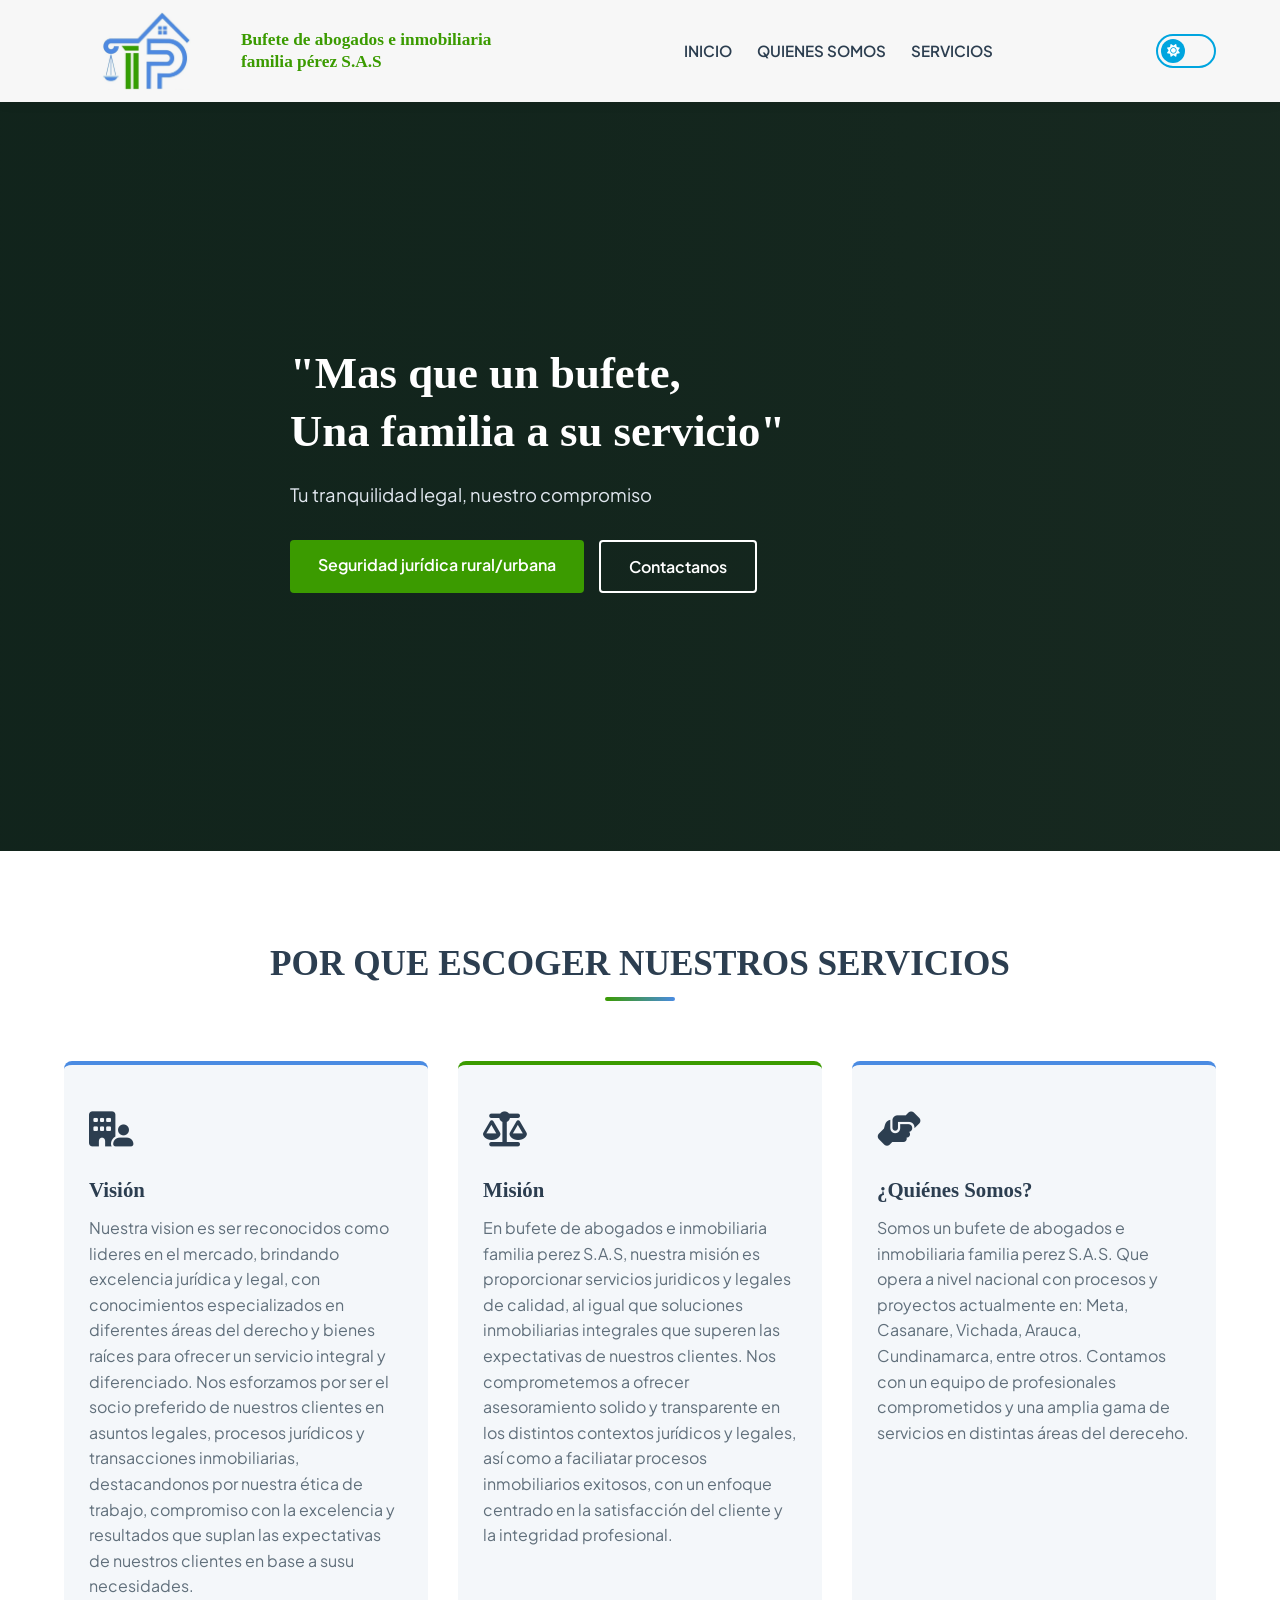
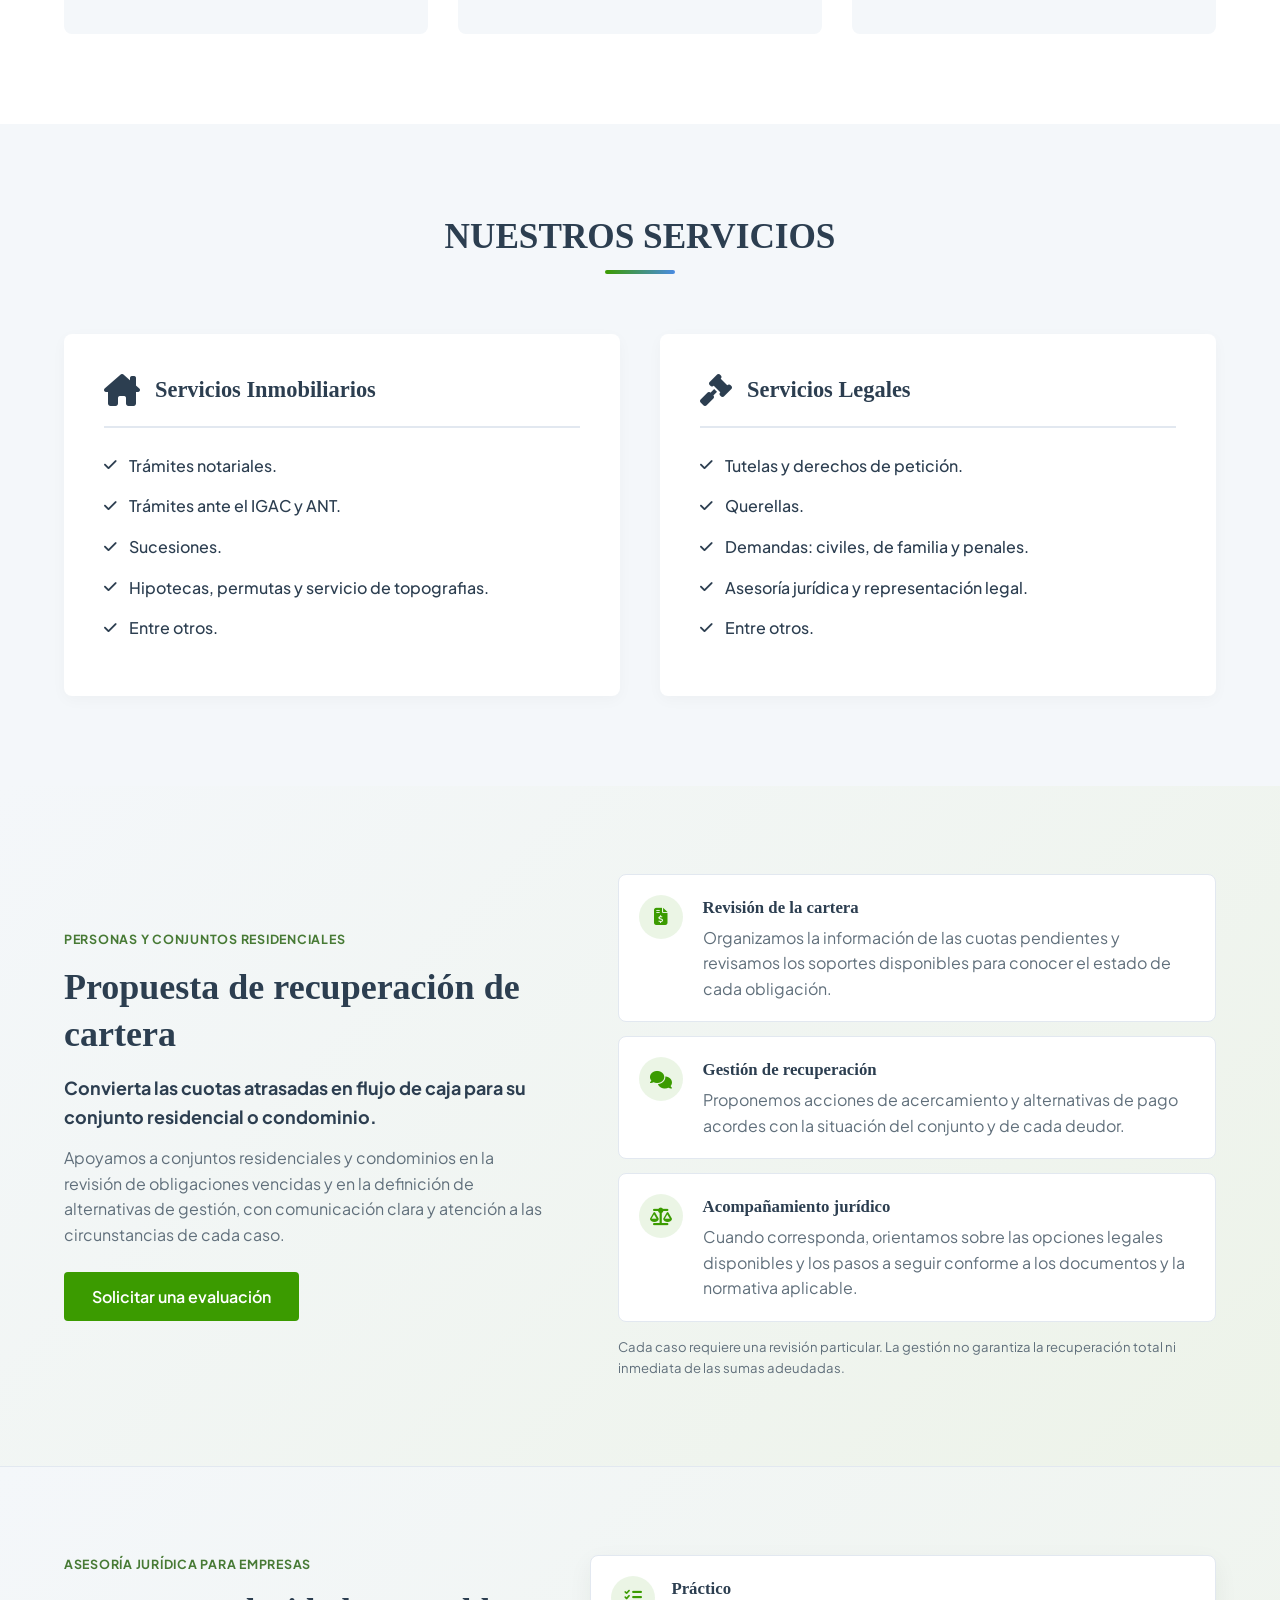
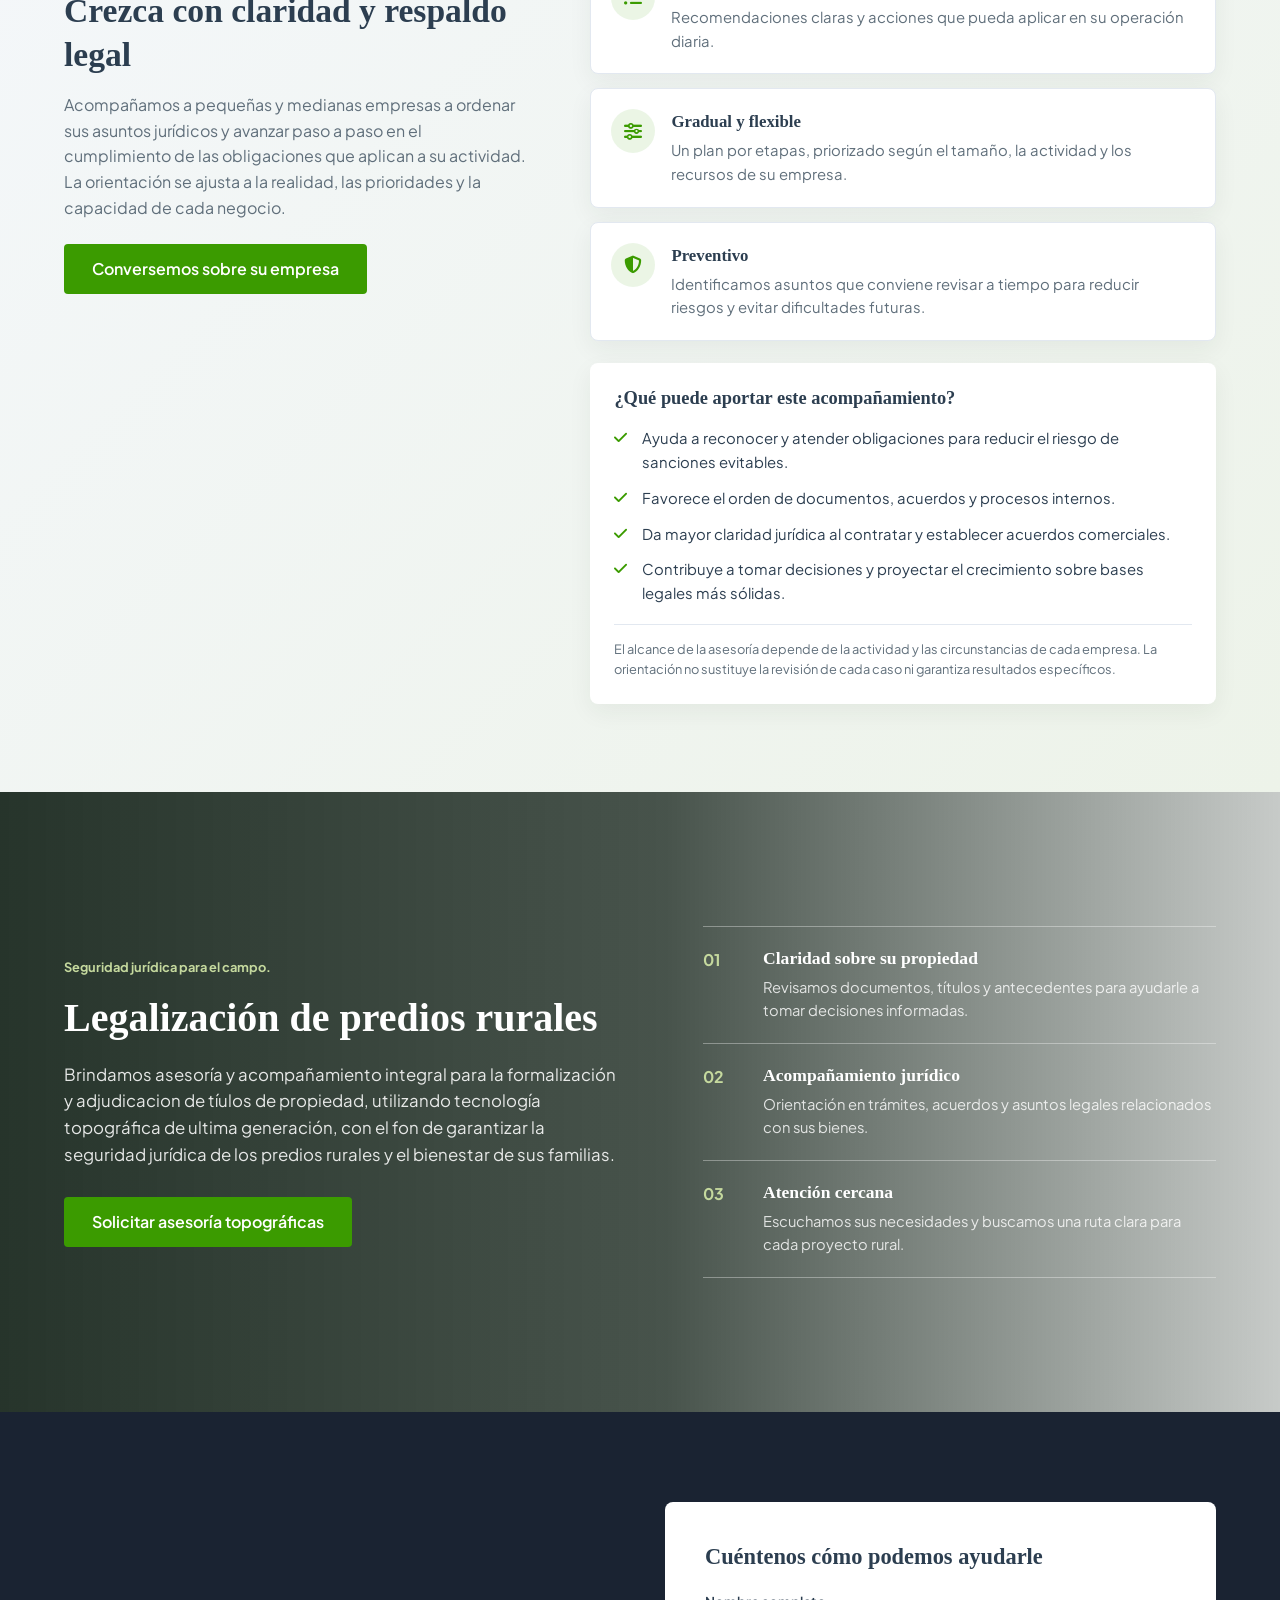
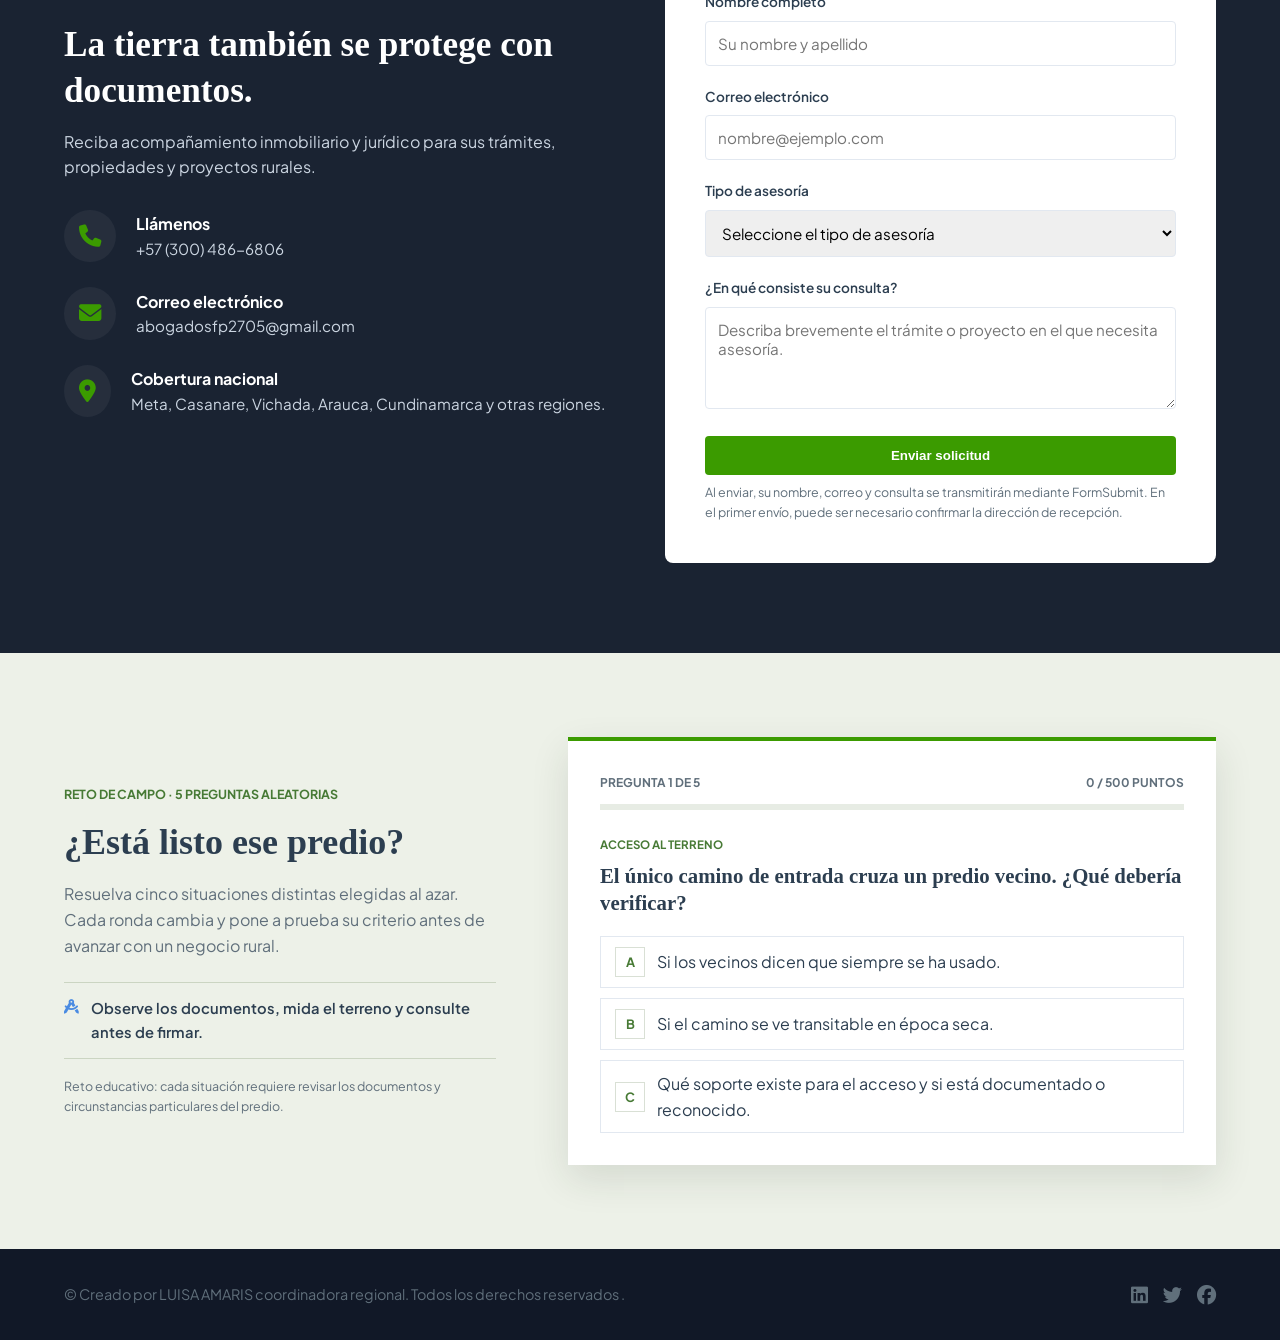
<file: index.html>
<!DOCTYPE html>
<html lang="es">
<head>
  <meta charset="UTF-8">
  <meta name="viewport" content="width=device-width, initial-scale=1.0">
  <title>Bufete de abogados e inmobiliaria Familia pérez S.A.S</title>
  <link rel="stylesheet" href="style.css.css">
  <!-- Google Fonts & FontAwesome Icons -->
  <link rel="preconnect" href="https://fonts.googleapis.com">
  <link rel="preconnect" href="https://fonts.gstatic.com" crossorigin>
  <link href="https://fonts.googleapis.com/css2?family=Cinzel:wght@500;700&family=Plus+Jakarta+Sans:wght@300;400;600;700&display=swap" rel="stylesheet">
  <link rel="stylesheet" href="https://cdnjs.cloudflare.com/ajax/libs/font-awesome/6.4.0/css/all.min.css">
</head>
<body>

  <!-- Navigation -->
  <nav class="navbar">
    <div class="container nav-container">
      <a href="#" class="logo-container">
        <img src="logo-sin-texto.jpeg" alt="Emblema de balanza y casa de Familia Pérez S.A.S." class="site-logo">
        <span class="brand-name">Bufete de abogados e inmobiliaria familia pérez S.A.S</span>
      </a>
      <ul class="nav-links">
        <li><a href="#home">INICIO</a></li>
        <li><a href="#about">QUIENES SOMOS</a></li>
        <li><a href="#services">SERVICIOS</a></li>
      </ul>
      <button class="theme-toggle" id="theme-toggle" type="button" aria-label="Activar modo oscuro" aria-pressed="false">
        <span class="theme-toggle-thumb">
          <i class="fa-solid fa-sun theme-icon-light" aria-hidden="true"></i>
          <i class="fa-solid fa-moon theme-icon-dark" aria-hidden="true"></i>
        </span>
      </button>
    </div>
  </nav>

  <!-- Hero Section -->
  <header id="home" class="hero">
    <div class="hero-overlay"></div>
    <div class="container hero-content">
      <h1>"Mas que un bufete,<br>Una familia a su servicio"</h1>
      <p>Tu tranquilidad legal, nuestro compromiso</p>
      <div class="hero-buttons">
        <a href="#properties" class="btn btn-primary">Seguridad jurídica rural/urbana</a>
        <a href="#contact" class="btn btn-secondary">Contactanos</a>
      </div>
    </div>
  </header>

  <!-- Dual Expertise Section -->
  <section id="about" class="about">
    <div class="container">
      <div class="section-title">
        <h2>POR QUE ESCOGER NUESTROS SERVICIOS</h2>
      </div>
      <div class="about-grid">
        <div class="about-card">
          <div class="icon-box">
            <i class="fa-solid fa-building-user"></i>
          </div>
          <h3>Visión</h3>
          <p>Nuestra vision es ser reconocidos como lideres en el mercado, brindando excelencia jurídica y legal, con conocimientos especializados en diferentes áreas del derecho y bienes raíces para ofrecer un servicio integral y diferenciado. Nos esforzamos por ser el socio preferido de nuestros clientes en asuntos legales, procesos jurídicos y transacciones inmobiliarias, destacandonos por nuestra ética de trabajo, compromiso con la excelencia y resultados que suplan las expectativas de nuestros clientes en base a susu necesidades.</p>
        </div>
        <div class="about-card">
          <div class="icon-box">
            <i class="fa-solid fa-scale-balanced"></i>
          </div>
          <h3>Misión</h3>
          <p>En bufete de abogados e inmobiliaria familia perez S.A.S, nuestra misión es proporcionar servicios juridicos y legales de calidad, al igual que soluciones inmobiliarias integrales que superen las expectativas de nuestros clientes. Nos comprometemos a ofrecer asesoramiento solido y transparente en los distintos contextos jurídicos y legales, así como a faciliatar procesos inmobiliarios exitosos, con un enfoque centrado en la satisfacción del cliente y la integridad profesional.</p>
        </div>
        <div class="about-card">
          <div class="icon-box">
            <i class="fa-solid fa-handshake-angle"></i>
          </div>
          <h3>¿Quiénes Somos?</h3>
          <p>Somos un bufete de abogados e inmobiliaria familia perez S.A.S.  Que opera a nivel nacional con procesos y proyectos actualmente en: Meta, Casanare, Vichada, Arauca, Cundinamarca, entre otros. Contamos con un equipo de profesionales comprometidos y una amplia gama de servicios en distintas áreas del dereceho.</p>
        </div>
      </div>
    </div>
  </section>

  <!-- Services Section -->
  <section id="services" class="services">
    <div class="container">
      <div class="section-title">
        <h2>NUESTROS SERVICIOS</h2>
      </div>
      <div class="services-wrapper">
        <!-- Real Estate Column -->
        <div class="service-column">
          <div class="column-header">
            <i class="fa-solid fa-house-chimney"></i>
            <h3>Servicios Inmobiliarios</h3>
          </div>
          <ul class="service-list">
            <li><i class="fa-solid fa-check"></i> Trámites notariales.</li>
            <li><i class="fa-solid fa-check"></i> Trámites ante el IGAC y ANT.</li>
            <li><i class="fa-solid fa-check"></i> Sucesiones.</li>
            <li><i class="fa-solid fa-check"></i> Hipotecas, permutas y servicio de topografias.</li>
            <li><i class="fa-solid fa-check"></i> Entre otros.</li>
          </ul>
        </div>
        
        <!-- Legal Column -->
        <div class="service-column">
          <div class="column-header">
            <i class="fa-solid fa-gavel"></i>
            <h3>Servicios Legales</h3>
          </div>
          <ul class="service-list">
            <li><i class="fa-solid fa-check"></i> Tutelas y derechos de petición.</li>
            <li><i class="fa-solid fa-check"></i> Querellas.</li>
            <li><i class="fa-solid fa-check"></i> Demandas: civiles, de familia y penales. </li>
            <li><i class="fa-solid fa-check"></i> Asesoría jurídica y representación legal.</li>
            <li><i class="fa-solid fa-check"></i> Entre otros.</li>
          </ul>
        </div>
      </div>
    </div>
  </section>

  <section id="personas" class="collection-proposal" aria-labelledby="collection-title">
    <div class="container collection-layout">
      <div class="collection-intro">
        <p class="collection-eyebrow">PERSONAS Y CONJUNTOS RESIDENCIALES</p>
        <h2 id="collection-title">Propuesta de recuperación de cartera</h2>
        <p class="collection-tagline">Convierta las cuotas atrasadas en flujo de caja para su conjunto residencial o condominio.</p>
        <p class="collection-description">Apoyamos a conjuntos residenciales y condominios en la revisión de obligaciones vencidas y en la definición de alternativas de gestión, con comunicación clara y atención a las circunstancias de cada caso.</p>
        <a href="#contact" class="btn btn-primary">Solicitar una evaluación</a>
      </div>

      <div class="collection-details">
        <article class="collection-card">
          <span class="collection-icon"><i class="fa-solid fa-file-invoice-dollar" aria-hidden="true"></i></span>
          <div>
            <h3>Revisión de la cartera</h3>
            <p>Organizamos la información de las cuotas pendientes y revisamos los soportes disponibles para conocer el estado de cada obligación.</p>
          </div>
        </article>
        <article class="collection-card">
          <span class="collection-icon"><i class="fa-solid fa-comments" aria-hidden="true"></i></span>
          <div>
            <h3>Gestión de recuperación</h3>
            <p>Proponemos acciones de acercamiento y alternativas de pago acordes con la situación del conjunto y de cada deudor.</p>
          </div>
        </article>
        <article class="collection-card">
          <span class="collection-icon"><i class="fa-solid fa-scale-balanced" aria-hidden="true"></i></span>
          <div>
            <h3>Acompañamiento jurídico</h3>
            <p>Cuando corresponda, orientamos sobre las opciones legales disponibles y los pasos a seguir conforme a los documentos y la normativa aplicable.</p>
          </div>
        </article>
        <p class="collection-disclaimer">Cada caso requiere una revisión particular. La gestión no garantiza la recuperación total ni inmediata de las sumas adeudadas.</p>
      </div>
    </div>
  </section>

  <section id="empresas" class="business-placeholder" aria-labelledby="business-title">
    <div class="container business-layout">
      <div class="business-intro">
        <p class="business-eyebrow">ASESORÍA JURÍDICA PARA EMPRESAS</p>
        <h2 id="business-title">Crezca con claridad y respaldo legal</h2>
        <p>Acompañamos a pequeñas y medianas empresas a ordenar sus asuntos jurídicos y avanzar paso a paso en el cumplimiento de las obligaciones que aplican a su actividad. La orientación se ajusta a la realidad, las prioridades y la capacidad de cada negocio.</p>
        <a href="#contact" class="btn btn-primary">Conversemos sobre su empresa</a>
      </div>

      <div class="business-content">
        <div class="business-pillars">
          <article class="business-card">
            <span class="collection-icon"><i class="fa-solid fa-list-check" aria-hidden="true"></i></span>
            <div>
              <h3>Práctico</h3>
              <p>Recomendaciones claras y acciones que pueda aplicar en su operación diaria.</p>
            </div>
          </article>
          <article class="business-card">
            <span class="collection-icon"><i class="fa-solid fa-sliders" aria-hidden="true"></i></span>
            <div>
              <h3>Gradual y flexible</h3>
              <p>Un plan por etapas, priorizado según el tamaño, la actividad y los recursos de su empresa.</p>
            </div>
          </article>
          <article class="business-card">
            <span class="collection-icon"><i class="fa-solid fa-shield-halved" aria-hidden="true"></i></span>
            <div>
              <h3>Preventivo</h3>
              <p>Identificamos asuntos que conviene revisar a tiempo para reducir riesgos y evitar dificultades futuras.</p>
            </div>
          </article>
        </div>

        <div class="business-benefits">
          <h3>¿Qué puede aportar este acompañamiento?</h3>
          <ul>
            <li><i class="fa-solid fa-check" aria-hidden="true"></i> Ayuda a reconocer y atender obligaciones para reducir el riesgo de sanciones evitables.</li>
            <li><i class="fa-solid fa-check" aria-hidden="true"></i> Favorece el orden de documentos, acuerdos y procesos internos.</li>
            <li><i class="fa-solid fa-check" aria-hidden="true"></i> Da mayor claridad jurídica al contratar y establecer acuerdos comerciales.</li>
            <li><i class="fa-solid fa-check" aria-hidden="true"></i> Contribuye a tomar decisiones y proyectar el crecimiento sobre bases legales más sólidas.</li>
          </ul>
          <p class="business-disclaimer">El alcance de la asesoría depende de la actividad y las circunstancias de cada empresa. La orientación no sustituye la revisión de cada caso ni garantiza resultados específicos.</p>
        </div>
      </div>
    </div>
  </section>

  <!-- Featured Properties Section -->
  <section id="properties" class="properties rural-info">
    <div class="container rural-layout">
      <div class="rural-copy">
        <p class="rural-eyebrow">Seguridad jurídica para el campo.</p>
        <h2>Legalización de predios rurales</h2>
        <p class="rural-intro">Brindamos asesoría y acompañamiento integral para la formalización y adjudicacion de tíulos de propiedad, utilizando tecnología topográfica de ultima generación, con el fon de garantizar la seguridad jurídica de los predios rurales y el bienestar de sus familias.</p>
        <a href="predios-rurales.html" class="btn btn-primary" target="_blank" rel="noopener noreferrer">Solicitar asesoría topográficas</a>
      </div>
      <div class="rural-points">
        <div class="rural-point">
          <span class="rural-number">01</span>
          <div>
            <h3>Claridad sobre su propiedad</h3>
            <p>Revisamos documentos, títulos y antecedentes para ayudarle a tomar decisiones informadas.</p>
          </div>
        </div>
        <div class="rural-point">
          <span class="rural-number">02</span>
          <div>
            <h3>Acompañamiento jurídico</h3>
            <p>Orientación en trámites, acuerdos y asuntos legales relacionados con sus bienes.</p>
          </div>
        </div>
        <div class="rural-point">
          <span class="rural-number">03</span>
          <div>
            <h3>Atención cercana</h3>
            <p>Escuchamos sus necesidades y buscamos una ruta clara para cada proyecto rural.</p>
          </div>
        </div>
      </div>
    </div>
  </section>

  <!-- Contacto y formulario de asesoría -->
  <section id="contact" class="contact">
    <div class="container contact-container">
      <div class="contact-info">
        <h2>La tierra también se protege con documentos.</h2>
        <p>Reciba acompañamiento inmobiliario y jurídico para sus trámites, propiedades y proyectos rurales.</p>
        
        <div class="info-item">
          <i class="fa-solid fa-phone"></i>
          <div>
            <h4>Llámenos</h4>
            <p>+57 (300) 486-6806</p>
          </div>
        </div>

        <div class="info-item">
          <i class="fa-solid fa-envelope"></i>
          <div>
            <h4>Correo electrónico</h4>
            <p>abogadosfp2705@gmail.com</p>
          </div>
        </div>

        <div class="info-item">
          <i class="fa-solid fa-location-dot"></i>
          <div>
            <h4>Cobertura nacional</h4>
            <p>Meta, Casanare, Vichada, Arauca, Cundinamarca y otras regiones.</p>
          </div>
        </div>
      </div>

      <form class="contact-form" id="contact-form" action="https://formsubmit.co/abogadosfp2705@gmail.com" method="POST">
        <h3>Cuéntenos cómo podemos ayudarle</h3>
        <input type="hidden" name="_subject" value="Nueva solicitud de asesoría desde el sitio web">
        <input type="hidden" name="_template" value="table">
        <input type="hidden" name="_url" value="https://fagu1477.github.io/familia-perez-abogados/">
        <input type="text" name="_honey" tabindex="-1" autocomplete="off" aria-hidden="true" hidden>
        <div class="form-group">
          <label for="name">Nombre completo</label>
          <input type="text" id="name" name="name" placeholder="Su nombre y apellido" autocomplete="name" maxlength="120" required>
        </div>
        <div class="form-group">
          <label for="email">Correo electrónico</label>
          <input type="email" id="email" name="email" placeholder="nombre@ejemplo.com" autocomplete="email" maxlength="254" required>
        </div>
        <div class="form-group">
          <label for="service">Tipo de asesoría</label>
          <select id="service" name="service" required>
            <option value="" selected disabled>Seleccione el tipo de asesoría</option>
            <option>Recuperación de cartera para conjuntos residenciales</option>
            <option>Legalización o adjudicación de predios rurales</option>
            <option>Trámites notariales, IGAC o ANT</option>
            <option>Sucesiones, hipotecas o permutas</option>
            <option>Tutelas, querellas o demandas</option>
            <option>Otro servicio inmobiliario o jurídico</option>
          </select>
        </div>
        <div class="form-group">
          <label for="message">¿En qué consiste su consulta?</label>
          <textarea id="message" name="message" rows="4" maxlength="5000" placeholder="Describa brevemente el trámite o proyecto en el que necesita asesoría." required></textarea>
        </div>
        <button type="submit" class="btn btn-primary btn-block">Enviar solicitud</button>
        <p class="contact-form-privacy">Al enviar, su nombre, correo y consulta se transmitirán mediante FormSubmit. En el primer envío, puede ser necesario confirmar la dirección de recepción.</p>
      </form>
    </div>
  </section>

  <!-- Reto interactivo de predios rurales -->
  <section id="reto-rural" class="field-game" aria-labelledby="field-game-title">
    <div class="container field-game-layout">
      <div class="field-game-intro">
        <p class="game-kicker">RETO DE CAMPO · 5 PREGUNTAS ALEATORIAS</p>
        <h2 id="field-game-title">¿Está listo ese predio?</h2>
        <p>Resuelva cinco situaciones distintas elegidas al azar. Cada ronda cambia y pone a prueba su criterio antes de avanzar con un negocio rural.</p>
        <div class="game-note">
          <i class="fa-solid fa-compass-drafting" aria-hidden="true"></i>
          <span>Observe los documentos, mida el terreno y consulte antes de firmar.</span>
        </div>
        <p class="game-disclaimer">Reto educativo: cada situación requiere revisar los documentos y circunstancias particulares del predio.</p>
      </div>

      <div class="game-board" aria-label="Minijuego de decisiones sobre predios rurales">
        <div class="game-board-heading">
          <p id="game-step">PREGUNTA 1 DE 5</p>
          <p id="game-score">0 / 500 PUNTOS</p>
        </div>
        <div class="game-progress" role="progressbar" aria-label="Progreso del reto" aria-valuemin="0" aria-valuemax="5" aria-valuenow="0">
          <span id="game-progress-fill"></span>
        </div>
        <p class="game-category" id="game-category">REVISIÓN DE DOCUMENTOS</p>
        <h3 id="game-question" tabindex="-1">Antes de negociar la compra de un predio rural, ¿qué conviene revisar primero?</h3>
        <div class="game-options" id="game-options"></div>
        <div class="game-feedback" id="game-feedback" role="status" aria-live="polite" hidden></div>
        <button class="game-next" id="game-next" type="button" hidden>Siguiente caso <i class="fa-solid fa-arrow-right" aria-hidden="true"></i></button>
      </div>
    </div>
  </section>

  <!-- Footer -->
  <footer>
    <div class="container footer-content">
      <p>&copy; Creado por LUISA AMARIS coordinadora regional. Todos los derechos reservados  .</p>
      <div class="socials">
        <a href="#"><i class="fa-brands fa-linkedin"></i></a>
        <a href="#"><i class="fa-brands fa-twitter"></i></a>
        <a href="#"><i class="fa-brands fa-facebook"></i></a>
      </div>
    </div>
  </footer>

  <script src="theme.js" defer></script>
  <script src="game.js" defer></script>

</body>
</html>
</file>
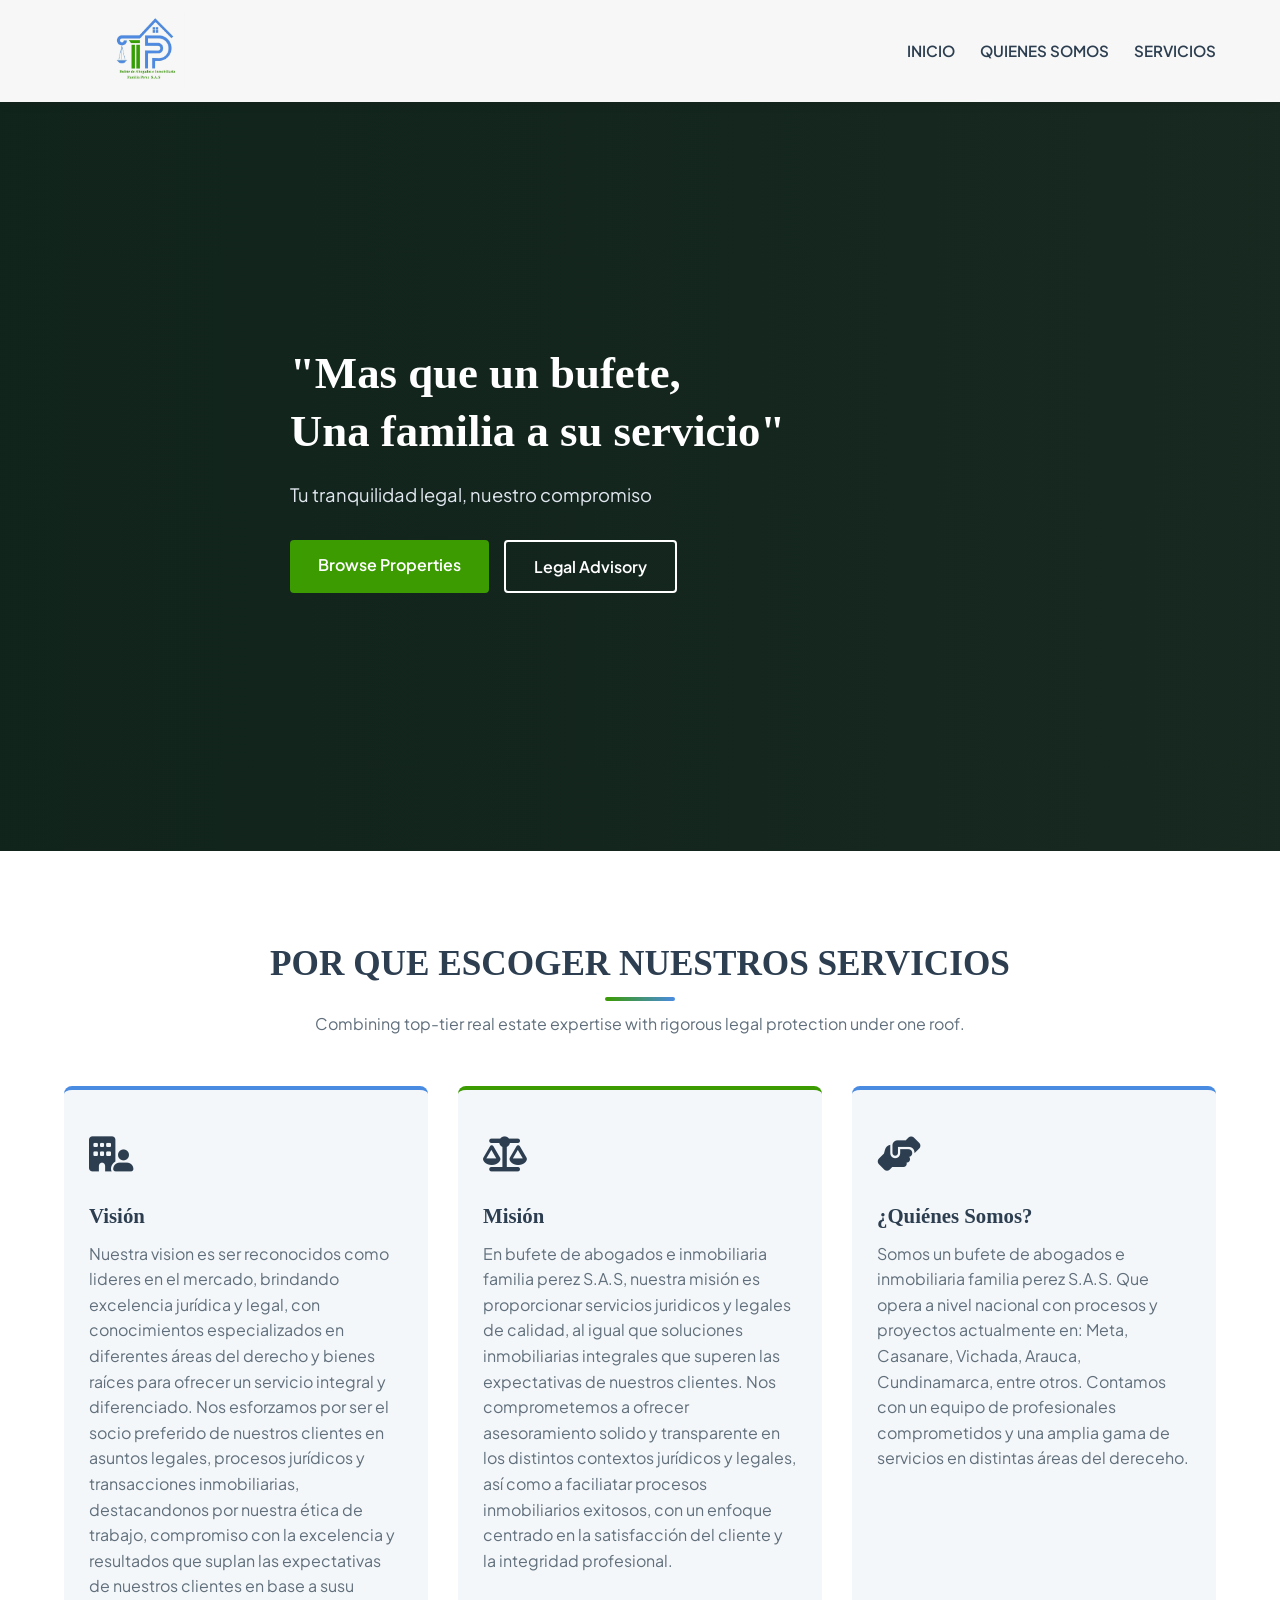
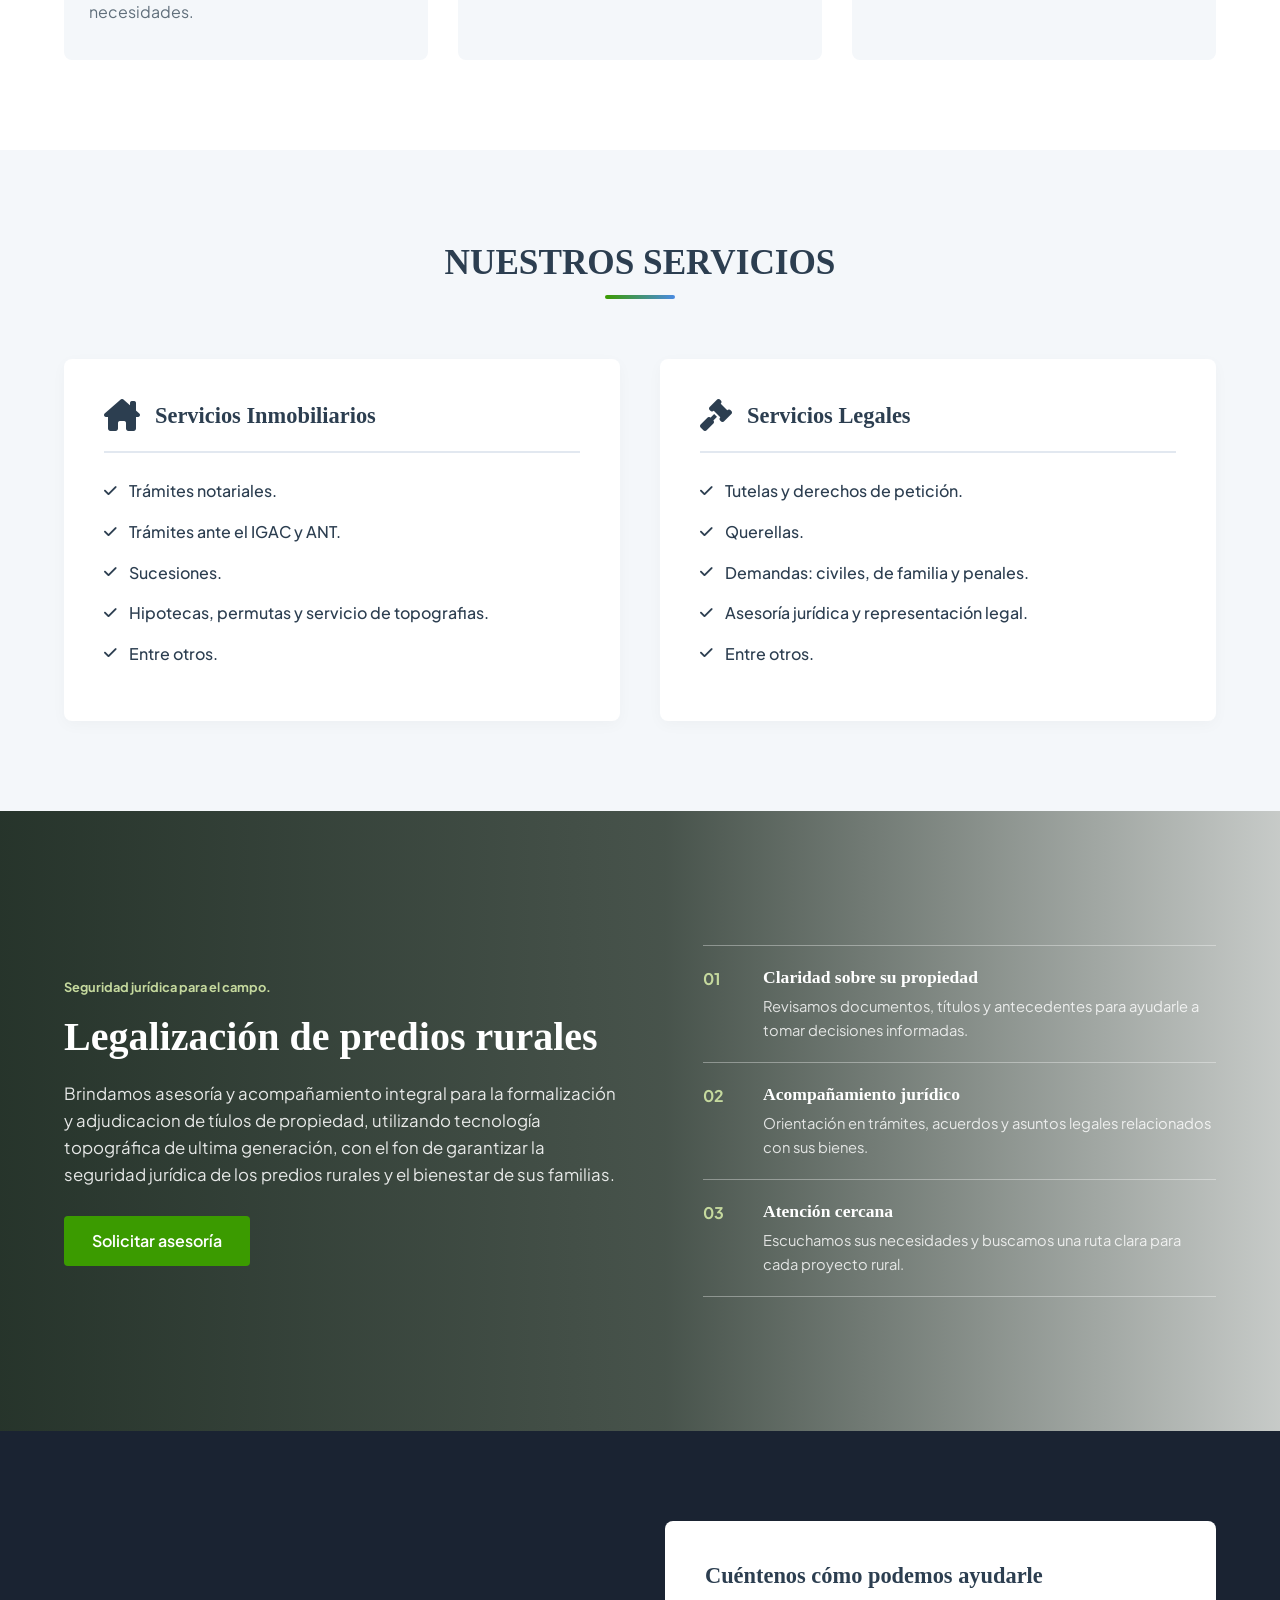
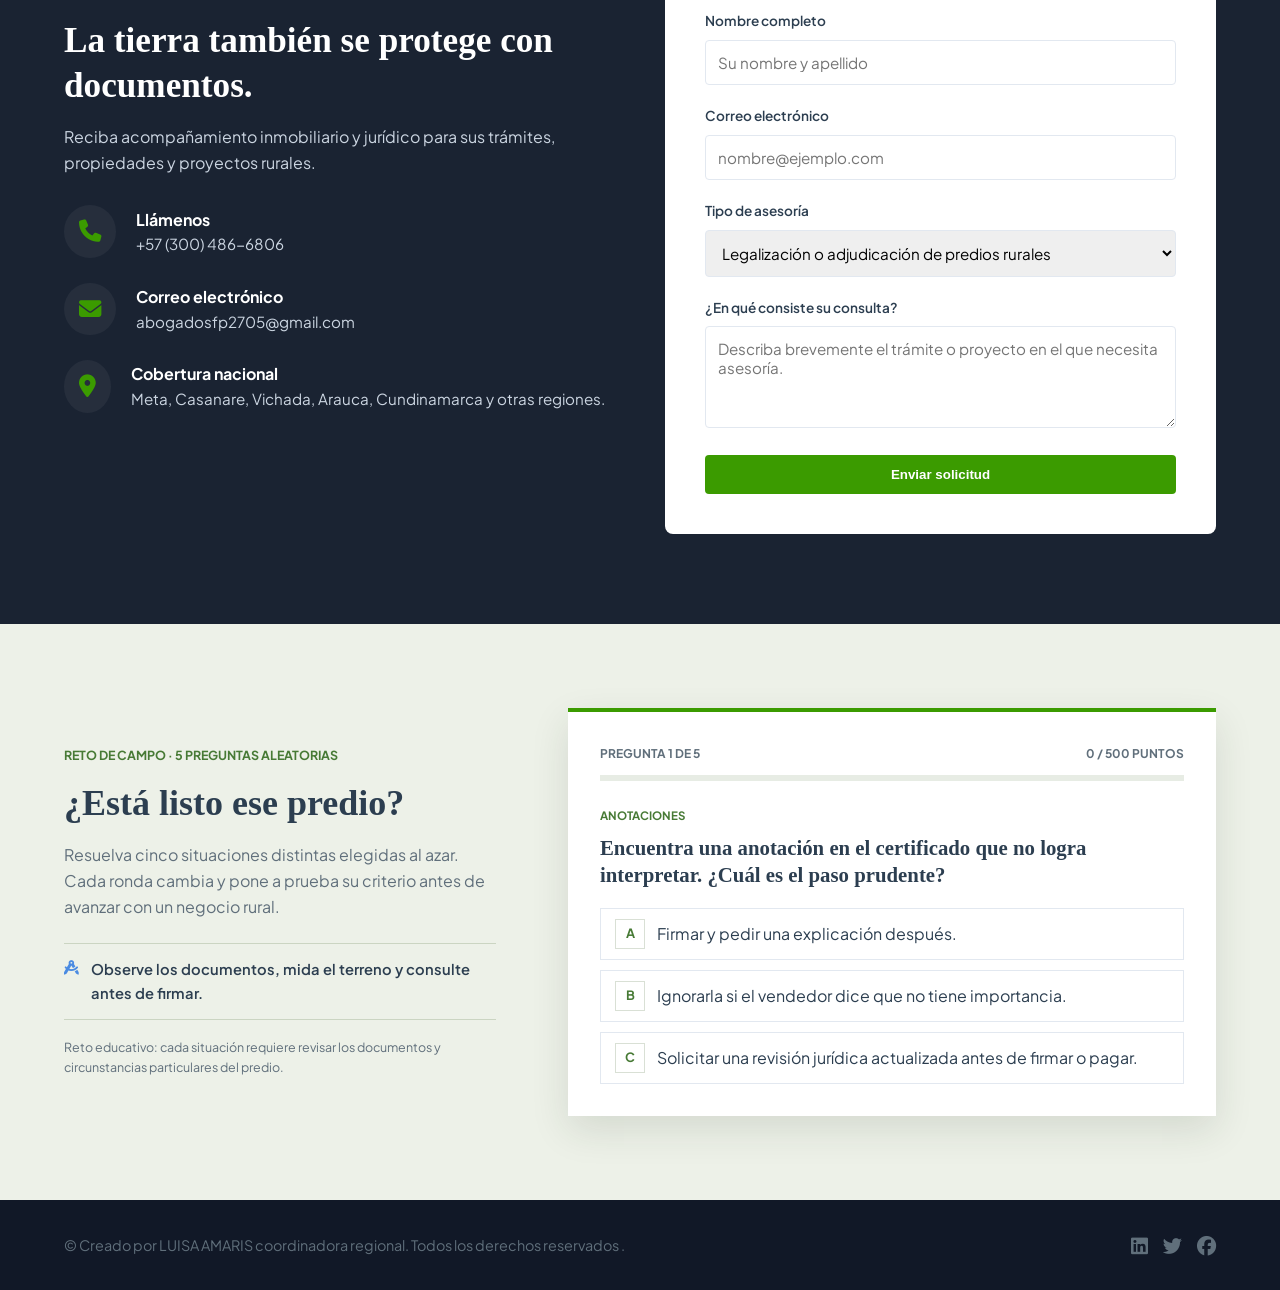
<file: index.html.html>
<!DOCTYPE html>
<html lang="es">
<head>
  <meta charset="UTF-8">
  <meta name="viewport" content="width=device-width, initial-scale=1.0">
  <title>Bufete de abogados e inmobiliaria Familia pérez S.A.S</title>
  <link rel="stylesheet" href="style.css.css">
  <!-- Google Fonts & FontAwesome Icons -->
  <link rel="preconnect" href="https://fonts.googleapis.com">
  <link rel="preconnect" href="https://fonts.gstatic.com" crossorigin>
  <link href="https://fonts.googleapis.com/css2?family=Cinzel:wght@500;700&family=Plus+Jakarta+Sans:wght@300;400;600;700&display=swap" rel="stylesheet">
  <link rel="stylesheet" href="https://cdnjs.cloudflare.com/ajax/libs/font-awesome/6.4.0/css/all.min.css">
</head>
<body>

  <!-- Navigation -->
  <nav class="navbar">
    <div class="container nav-container">
      <a href="#" class="logo-container">
        <img src="logo.jpeg" alt="Bufete de abogados e inmobiliaria Familia Pérez S.A.S" class="site-logo">
      </a>
      <ul class="nav-links">
        <li><a href="#home">INICIO</a></li>
        <li><a href="#about">QUIENES SOMOS</a></li>
        <li><a href="#services">SERVICIOS</a></li>
      </ul>
    </div>
  </nav>

  <!-- Hero Section -->
  <header id="home" class="hero">
    <div class="hero-overlay"></div>
    <div class="container hero-content">
      <h1>"Mas que un bufete,<br>Una familia a su servicio"</h1>
      <p>Tu tranquilidad legal, nuestro compromiso</p>
      <div class="hero-buttons">
        <a href="#properties" class="btn btn-primary">Browse Properties</a>
        <a href="#contact" class="btn btn-secondary">Legal Advisory</a>
      </div>
    </div>
  </header>

  <!-- Dual Expertise Section -->
  <section id="about" class="about">
    <div class="container">
      <div class="section-title">
        <h2>POR QUE ESCOGER NUESTROS SERVICIOS</h2>
        <p>Combining top-tier real estate expertise with rigorous legal protection under one roof.</p>
      </div>
      <div class="about-grid">
        <div class="about-card">
          <div class="icon-box">
            <i class="fa-solid fa-building-user"></i>
          </div>
          <h3>Visión</h3>
          <p>Nuestra vision es ser reconocidos como lideres en el mercado, brindando excelencia jurídica y legal, con conocimientos especializados en diferentes áreas del derecho y bienes raíces para ofrecer un servicio integral y diferenciado. Nos esforzamos por ser el socio preferido de nuestros clientes en asuntos legales, procesos jurídicos y transacciones inmobiliarias, destacandonos por nuestra ética de trabajo, compromiso con la excelencia y resultados que suplan las expectativas de nuestros clientes en base a susu necesidades.</p>
        </div>
        <div class="about-card">
          <div class="icon-box">
            <i class="fa-solid fa-scale-balanced"></i>
          </div>
          <h3>Misión</h3>
          <p>En bufete de abogados e inmobiliaria familia perez S.A.S, nuestra misión es proporcionar servicios juridicos y legales de calidad, al igual que soluciones inmobiliarias integrales que superen las expectativas de nuestros clientes. Nos comprometemos a ofrecer asesoramiento solido y transparente en los distintos contextos jurídicos y legales, así como a faciliatar procesos inmobiliarios exitosos, con un enfoque centrado en la satisfacción del cliente y la integridad profesional.</p>
        </div>
        <div class="about-card">
          <div class="icon-box">
            <i class="fa-solid fa-handshake-angle"></i>
          </div>
          <h3>¿Quiénes Somos?</h3>
          <p>Somos un bufete de abogados e inmobiliaria familia perez S.A.S.  Que opera a nivel nacional con procesos y proyectos actualmente en: Meta, Casanare, Vichada, Arauca, Cundinamarca, entre otros. Contamos con un equipo de profesionales comprometidos y una amplia gama de servicios en distintas áreas del dereceho.</p>
        </div>
      </div>
    </div>
  </section>

  <!-- Services Section -->
  <section id="services" class="services">
    <div class="container">
      <div class="section-title">
        <h2>NUESTROS SERVICIOS</h2>
      </div>
      <div class="services-wrapper">
        <!-- Real Estate Column -->
        <div class="service-column">
          <div class="column-header">
            <i class="fa-solid fa-house-chimney"></i>
            <h3>Servicios Inmobiliarios</h3>
          </div>
          <ul class="service-list">
            <li><i class="fa-solid fa-check"></i> Trámites notariales.</li>
            <li><i class="fa-solid fa-check"></i> Trámites ante el IGAC y ANT.</li>
            <li><i class="fa-solid fa-check"></i> Sucesiones.</li>
            <li><i class="fa-solid fa-check"></i> Hipotecas, permutas y servicio de topografias.</li>
            <li><i class="fa-solid fa-check"></i> Entre otros.</li>
          </ul>
        </div>
        
        <!-- Legal Column -->
        <div class="service-column">
          <div class="column-header">
            <i class="fa-solid fa-gavel"></i>
            <h3>Servicios Legales</h3>
          </div>
          <ul class="service-list">
            <li><i class="fa-solid fa-check"></i> Tutelas y derechos de petición.</li>
            <li><i class="fa-solid fa-check"></i> Querellas.</li>
            <li><i class="fa-solid fa-check"></i> Demandas: civiles, de familia y penales. </li>
            <li><i class="fa-solid fa-check"></i> Asesoría jurídica y representación legal.</li>
            <li><i class="fa-solid fa-check"></i> Entre otros.</li>
          </ul>
        </div>
      </div>
    </div>
  </section>

  <!-- Featured Properties Section -->
  <section id="properties" class="properties rural-info">
    <div class="container rural-layout">
      <div class="rural-copy">
        <p class="rural-eyebrow">Seguridad jurídica para el campo.</p>
        <h2>Legalización de predios rurales</h2>
        <p class="rural-intro">Brindamos asesoría y acompañamiento integral para la formalización y adjudicacion de tíulos de propiedad, utilizando tecnología topográfica de ultima generación, con el fon de garantizar la seguridad jurídica de los predios rurales y el bienestar de sus familias.</p>
        <a href="#contact" class="btn btn-primary">Solicitar asesoría</a>
      </div>
      <div class="rural-points">
        <div class="rural-point">
          <span class="rural-number">01</span>
          <div>
            <h3>Claridad sobre su propiedad</h3>
            <p>Revisamos documentos, títulos y antecedentes para ayudarle a tomar decisiones informadas.</p>
          </div>
        </div>
        <div class="rural-point">
          <span class="rural-number">02</span>
          <div>
            <h3>Acompañamiento jurídico</h3>
            <p>Orientación en trámites, acuerdos y asuntos legales relacionados con sus bienes.</p>
          </div>
        </div>
        <div class="rural-point">
          <span class="rural-number">03</span>
          <div>
            <h3>Atención cercana</h3>
            <p>Escuchamos sus necesidades y buscamos una ruta clara para cada proyecto rural.</p>
          </div>
        </div>
      </div>
    </div>
  </section>

  <!-- Contacto y formulario de asesoría -->
  <section id="contact" class="contact">
    <div class="container contact-container">
      <div class="contact-info">
        <h2>La tierra también se protege con documentos.</h2>
        <p>Reciba acompañamiento inmobiliario y jurídico para sus trámites, propiedades y proyectos rurales.</p>
        
        <div class="info-item">
          <i class="fa-solid fa-phone"></i>
          <div>
            <h4>Llámenos</h4>
            <p>+57 (300) 486-6806</p>
          </div>
        </div>

        <div class="info-item">
          <i class="fa-solid fa-envelope"></i>
          <div>
            <h4>Correo electrónico</h4>
            <p>abogadosfp2705@gmail.com</p>
          </div>
        </div>

        <div class="info-item">
          <i class="fa-solid fa-location-dot"></i>
          <div>
            <h4>Cobertura nacional</h4>
            <p>Meta, Casanare, Vichada, Arauca, Cundinamarca y otras regiones.</p>
          </div>
        </div>
      </div>

      <form class="contact-form">
        <h3>Cuéntenos cómo podemos ayudarle</h3>
        <div class="form-group">
          <label for="name">Nombre completo</label>
          <input type="text" id="name" placeholder="Su nombre y apellido" required>
        </div>
        <div class="form-group">
          <label for="email">Correo electrónico</label>
          <input type="email" id="email" placeholder="nombre@ejemplo.com" required>
        </div>
        <div class="form-group">
          <label for="service">Tipo de asesoría</label>
          <select id="service">
            <option>Legalización o adjudicación de predios rurales</option>
            <option>Trámites notariales, IGAC o ANT</option>
            <option>Sucesiones, hipotecas o permutas</option>
            <option>Tutelas, querellas o demandas</option>
            <option>Otro servicio inmobiliario o jurídico</option>
          </select>
        </div>
        <div class="form-group">
          <label for="message">¿En qué consiste su consulta?</label>
          <textarea id="message" rows="4" placeholder="Describa brevemente el trámite o proyecto en el que necesita asesoría." required></textarea>
        </div>
        <button type="submit" class="btn btn-primary btn-block">Enviar solicitud</button>
      </form>
    </div>
  </section>

  <!-- Reto interactivo de predios rurales -->
  <section id="reto-rural" class="field-game" aria-labelledby="field-game-title">
    <div class="container field-game-layout">
      <div class="field-game-intro">
        <p class="game-kicker">RETO DE CAMPO · 5 PREGUNTAS ALEATORIAS</p>
        <h2 id="field-game-title">¿Está listo ese predio?</h2>
        <p>Resuelva cinco situaciones distintas elegidas al azar. Cada ronda cambia y pone a prueba su criterio antes de avanzar con un negocio rural.</p>
        <div class="game-note">
          <i class="fa-solid fa-compass-drafting" aria-hidden="true"></i>
          <span>Observe los documentos, mida el terreno y consulte antes de firmar.</span>
        </div>
        <p class="game-disclaimer">Reto educativo: cada situación requiere revisar los documentos y circunstancias particulares del predio.</p>
      </div>

      <div class="game-board" aria-label="Minijuego de decisiones sobre predios rurales">
        <div class="game-board-heading">
          <p id="game-step">PREGUNTA 1 DE 5</p>
          <p id="game-score">0 / 500 PUNTOS</p>
        </div>
        <div class="game-progress" role="progressbar" aria-label="Progreso del reto" aria-valuemin="0" aria-valuemax="5" aria-valuenow="0">
          <span id="game-progress-fill"></span>
        </div>
        <p class="game-category" id="game-category">REVISIÓN DE DOCUMENTOS</p>
        <h3 id="game-question" tabindex="-1">Antes de negociar la compra de un predio rural, ¿qué conviene revisar primero?</h3>
        <div class="game-options" id="game-options"></div>
        <div class="game-feedback" id="game-feedback" role="status" aria-live="polite" hidden></div>
        <button class="game-next" id="game-next" type="button" hidden>Siguiente caso <i class="fa-solid fa-arrow-right" aria-hidden="true"></i></button>
      </div>
    </div>
  </section>

  <!-- Footer -->
  <footer>
    <div class="container footer-content">
      <p>&copy; Creado por LUISA AMARIS coordinadora regional. Todos los derechos reservados  .</p>
      <div class="socials">
        <a href="#"><i class="fa-brands fa-linkedin"></i></a>
        <a href="#"><i class="fa-brands fa-twitter"></i></a>
        <a href="#"><i class="fa-brands fa-facebook"></i></a>
      </div>
    </div>
  </footer>

  <script src="game.js" defer></script>

</body>
</html>
</file>
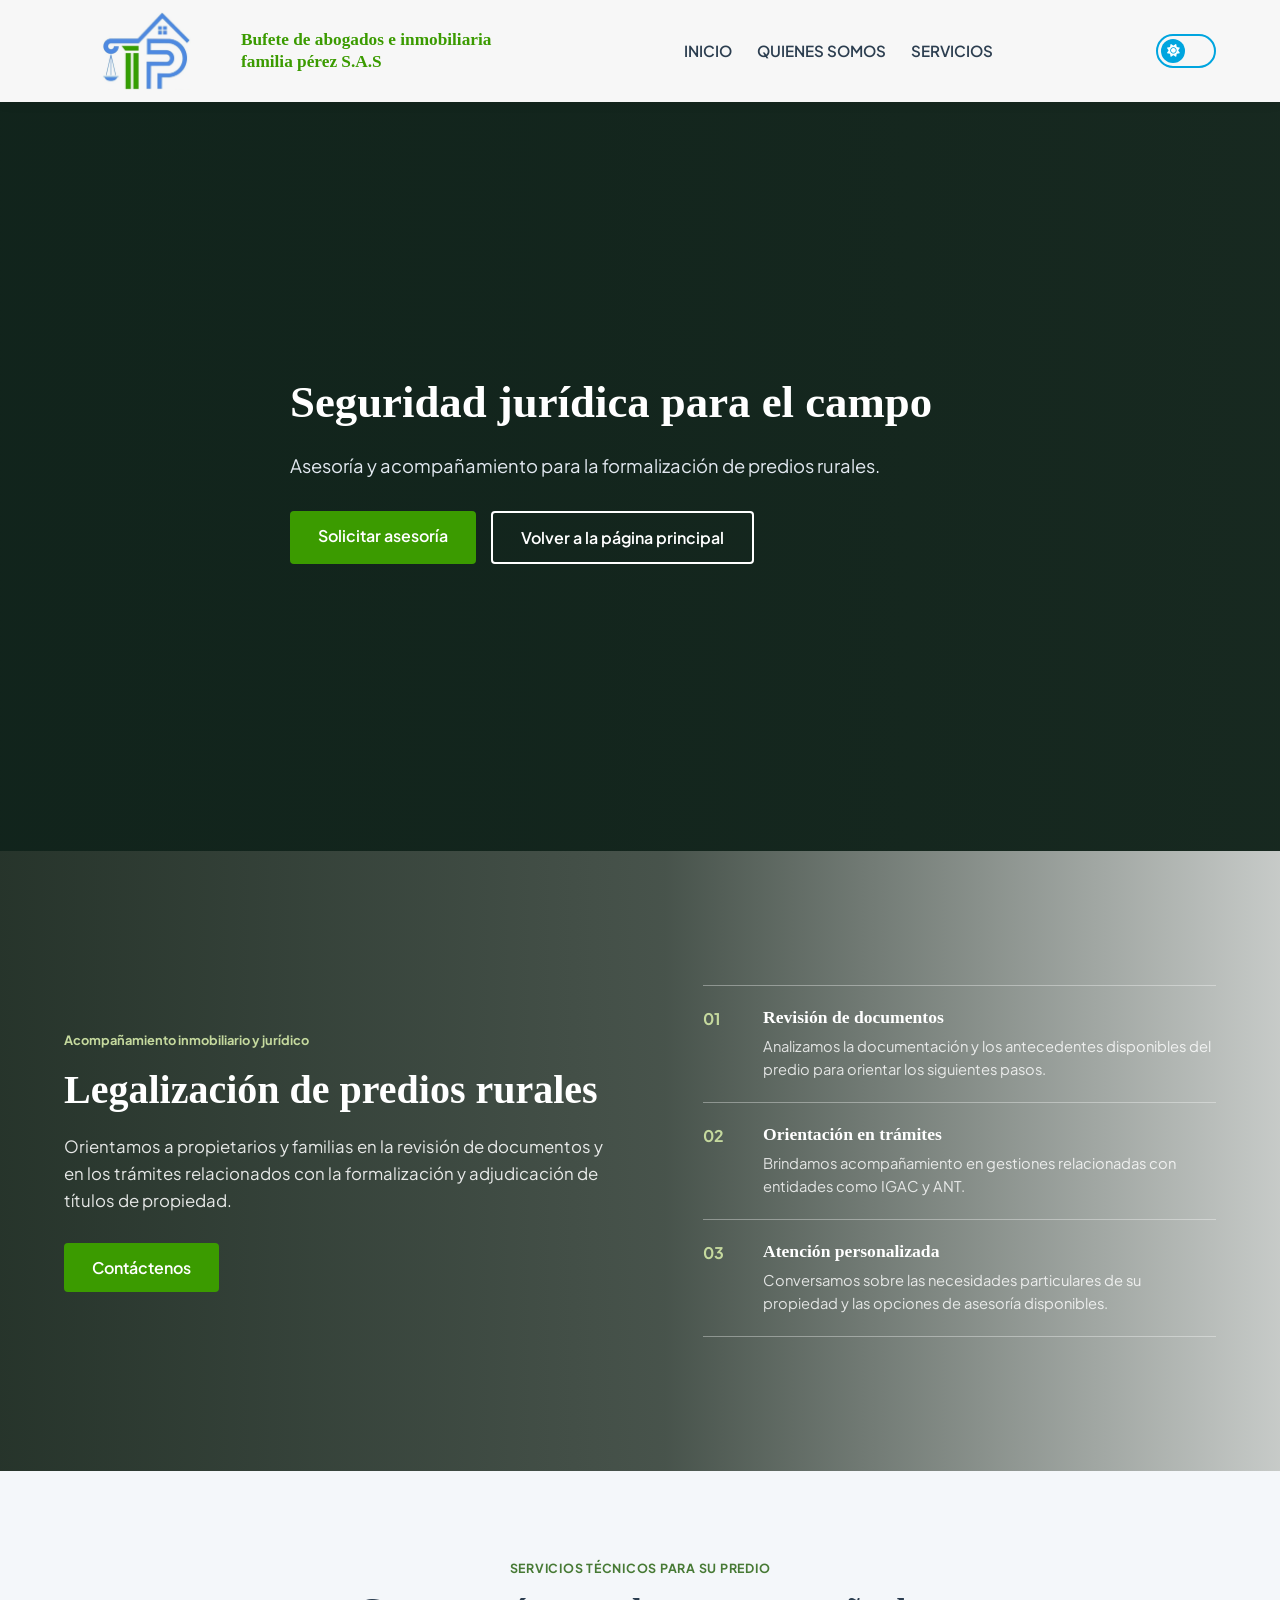
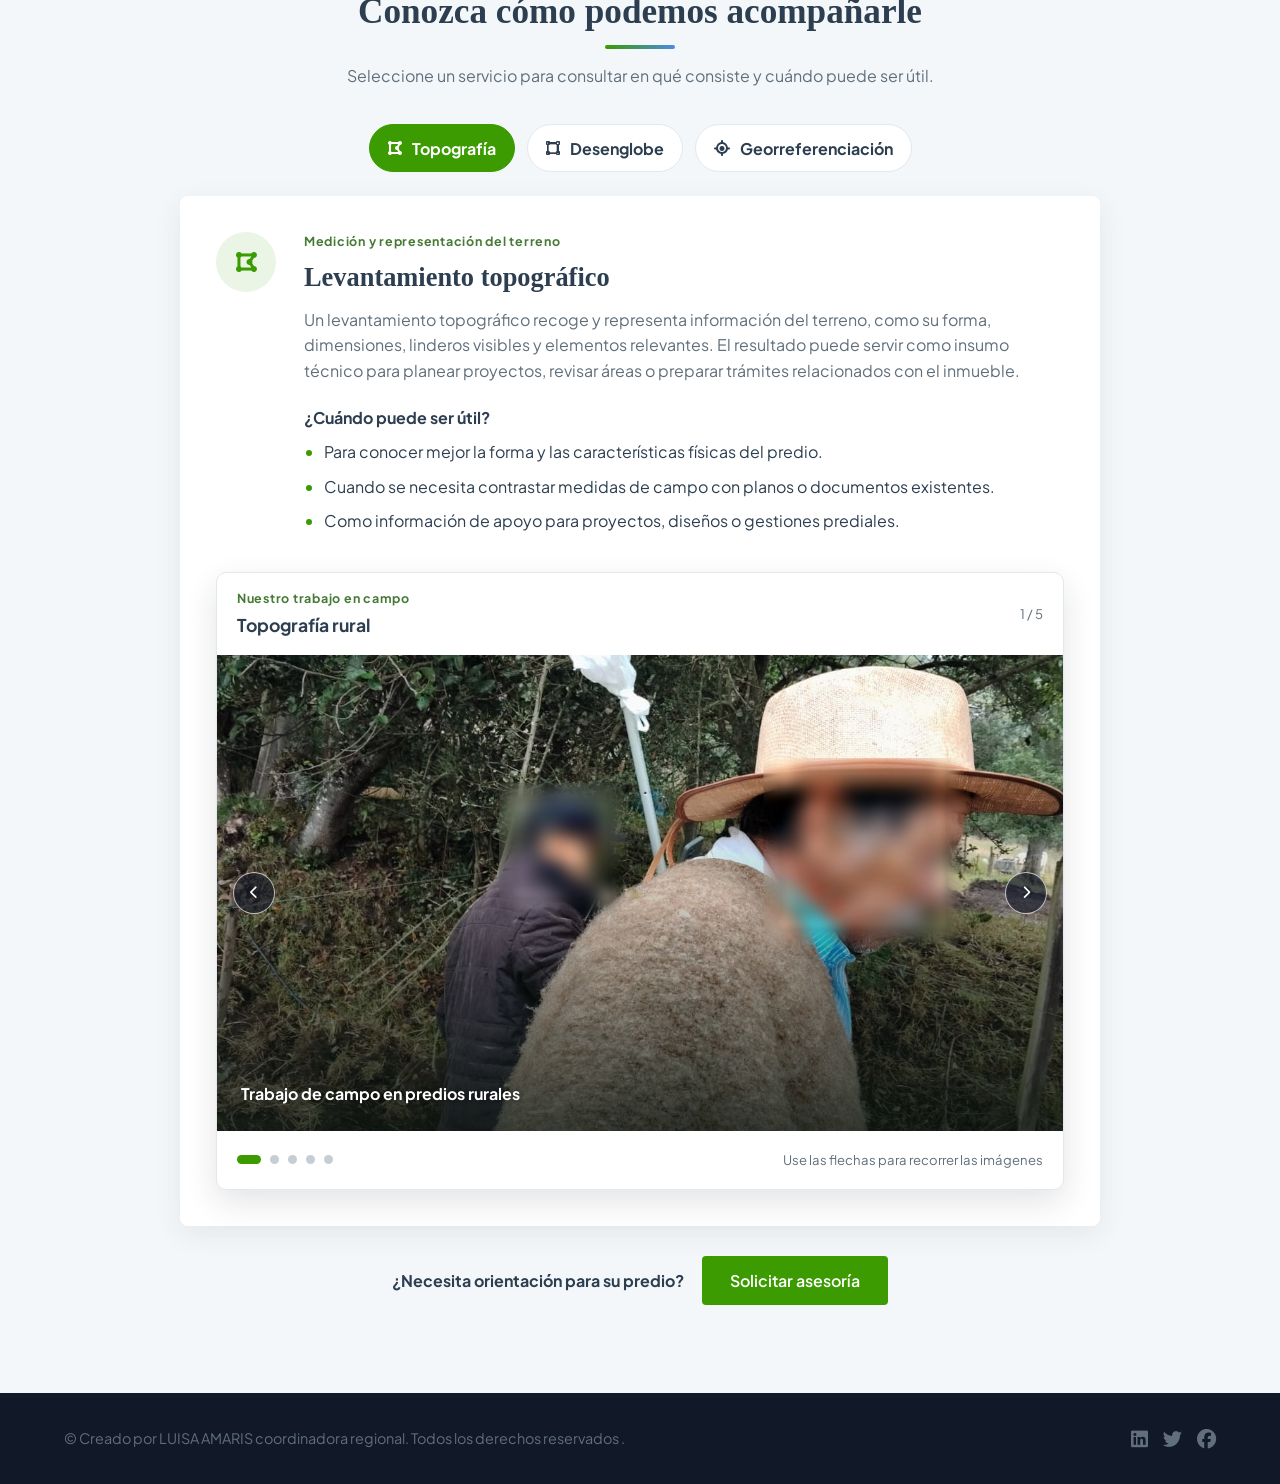
<file: predios-rurales.html>
<!DOCTYPE html>
<html lang="es">
<head>
  <meta charset="UTF-8">
  <meta name="viewport" content="width=device-width, initial-scale=1.0">
  <title>Legalización de predios rurales | Familia Pérez S.A.S.</title>
  <link rel="stylesheet" href="style.css.css">
  <link rel="preconnect" href="https://fonts.googleapis.com">
  <link rel="preconnect" href="https://fonts.gstatic.com" crossorigin>
  <link href="https://fonts.googleapis.com/css2?family=Cinzel:wght@500;700&family=Plus+Jakarta+Sans:wght@300;400;600;700&display=swap" rel="stylesheet">
  <link rel="stylesheet" href="https://cdnjs.cloudflare.com/ajax/libs/font-awesome/6.4.0/css/all.min.css">
</head>
<body>
  <nav class="navbar">
    <div class="container nav-container">
      <a href="index.html#home" class="logo-container">
        <img src="logo-sin-texto.jpeg" alt="Emblema de balanza y casa de Familia Pérez S.A.S." class="site-logo">
        <span class="brand-name">Bufete de abogados e inmobiliaria familia pérez S.A.S</span>
      </a>
      <ul class="nav-links">
        <li><a href="index.html#home">INICIO</a></li>
        <li><a href="index.html#about">QUIENES SOMOS</a></li>
        <li><a href="index.html#services">SERVICIOS</a></li>
      </ul>
      <button class="theme-toggle" id="theme-toggle" type="button" aria-label="Activar modo oscuro" aria-pressed="false">
        <span class="theme-toggle-thumb">
          <i class="fa-solid fa-sun theme-icon-light" aria-hidden="true"></i>
          <i class="fa-solid fa-moon theme-icon-dark" aria-hidden="true"></i>
        </span>
      </button>
    </div>
  </nav>

  <header id="home" class="hero">
    <div class="hero-overlay"></div>
    <div class="container hero-content">
      <h1>Seguridad jurídica para el campo</h1>
      <p>Asesoría y acompañamiento para la formalización de predios rurales.</p>
      <div class="hero-buttons">
        <a href="index.html#contact" class="btn btn-primary">Solicitar asesoría</a>
        <a href="index.html#properties" class="btn btn-secondary">Volver a la página principal</a>
      </div>
    </div>
  </header>

  <main>
    <section class="properties rural-info">
      <div class="container rural-layout">
        <div class="rural-copy">
          <p class="rural-eyebrow">Acompañamiento inmobiliario y jurídico</p>
          <h2>Legalización de predios rurales</h2>
          <p class="rural-intro">Orientamos a propietarios y familias en la revisión de documentos y en los trámites relacionados con la formalización y adjudicación de títulos de propiedad.</p>
          <a href="index.html#contact" class="btn btn-primary">Contáctenos</a>
        </div>
        <div class="rural-points">
          <div class="rural-point">
            <span class="rural-number">01</span>
            <div>
              <h3>Revisión de documentos</h3>
              <p>Analizamos la documentación y los antecedentes disponibles del predio para orientar los siguientes pasos.</p>
            </div>
          </div>
          <div class="rural-point">
            <span class="rural-number">02</span>
            <div>
              <h3>Orientación en trámites</h3>
              <p>Brindamos acompañamiento en gestiones relacionadas con entidades como IGAC y ANT.</p>
            </div>
          </div>
          <div class="rural-point">
            <span class="rural-number">03</span>
            <div>
              <h3>Atención personalizada</h3>
              <p>Conversamos sobre las necesidades particulares de su propiedad y las opciones de asesoría disponibles.</p>
            </div>
          </div>
        </div>
      </div>
    </section>

    <section class="rural-services" aria-labelledby="rural-services-title">
      <div class="container">
        <div class="section-title">
          <p class="rural-services-kicker">SERVICIOS TÉCNICOS PARA SU PREDIO</p>
          <h2 id="rural-services-title">Conozca cómo podemos acompañarle</h2>
          <p>Seleccione un servicio para consultar en qué consiste y cuándo puede ser útil.</p>
        </div>

        <div class="rural-service-tabs" role="tablist" aria-label="Servicios para predios rurales">
          <button class="rural-service-tab is-active" id="tab-topografia" type="button" role="tab" aria-selected="true" aria-controls="panel-topografia" tabindex="0">
            <i class="fa-solid fa-draw-polygon" aria-hidden="true"></i>
            Topografía
          </button>
          <button class="rural-service-tab" id="tab-desenglobe" type="button" role="tab" aria-selected="false" aria-controls="panel-desenglobe" tabindex="-1">
            <i class="fa-solid fa-vector-square" aria-hidden="true"></i>
            Desenglobe
          </button>
          <button class="rural-service-tab" id="tab-georreferenciacion" type="button" role="tab" aria-selected="false" aria-controls="panel-georreferenciacion" tabindex="-1">
            <i class="fa-solid fa-location-crosshairs" aria-hidden="true"></i>
            Georreferenciación
          </button>
        </div>

        <div class="rural-service-panels">
          <article class="rural-service-panel is-active" id="panel-topografia" role="tabpanel" aria-labelledby="tab-topografia" tabindex="0">
            <div class="rural-service-icon"><i class="fa-solid fa-draw-polygon" aria-hidden="true"></i></div>
            <div>
              <p class="rural-service-label">Medición y representación del terreno</p>
              <h3>Levantamiento topográfico</h3>
              <p>Un levantamiento topográfico recoge y representa información del terreno, como su forma, dimensiones, linderos visibles y elementos relevantes. El resultado puede servir como insumo técnico para planear proyectos, revisar áreas o preparar trámites relacionados con el inmueble.</p>
              <h4>¿Cuándo puede ser útil?</h4>
              <ul>
                <li>Para conocer mejor la forma y las características físicas del predio.</li>
                <li>Cuando se necesita contrastar medidas de campo con planos o documentos existentes.</li>
                <li>Como información de apoyo para proyectos, diseños o gestiones prediales.</li>
              </ul>
            </div>
            <section class="topography-gallery" aria-label="Galería de trabajos de topografía">
              <div class="topography-gallery-heading">
                <div>
                  <p class="rural-service-label">Nuestro trabajo en campo</p>
                  <h4>Topografía rural</h4>
                </div>
                <p class="topography-gallery-count" id="topography-gallery-count" aria-live="polite">1 / 5</p>
              </div>
              <div class="topography-carousel" id="topography-carousel" role="region" aria-roledescription="carrusel" aria-label="Imágenes de trabajos topográficos">
                <figure class="topography-slide is-active" role="group" aria-roledescription="diapositiva" aria-label="1 de 5">
                  <img src="topografia-1-rostros-difuminados.jpeg" alt="Equipo realizando trabajo de campo en un predio rural" fetchpriority="high">
                  <figcaption>Trabajo de campo en predios rurales</figcaption>
                </figure>
                <figure class="topography-slide" role="group" aria-roledescription="diapositiva" aria-label="2 de 5" hidden>
                  <img src="topografia-3-rostros-difuminados.jpeg" alt="Reconocimiento de terreno rural y sus linderos" loading="lazy">
                  <figcaption>Reconocimiento del terreno y sus linderos</figcaption>
                </figure>
                <figure class="topography-slide" role="group" aria-roledescription="diapositiva" aria-label="3 de 5" hidden>
                  <img src="topografia-4-rostros-difuminados.jpeg" alt="Profesional utilizando equipo topográfico en una zona rural" loading="lazy">
                  <figcaption>Medición topográfica en terreno rural</figcaption>
                </figure>
                <figure class="topography-slide" role="group" aria-roledescription="diapositiva" aria-label="4 de 5" hidden>
                  <img src="topografia-5.jpeg" alt="Recorrido de campo para revisar un predio rural" loading="lazy">
                  <figcaption>Recorrido y revisión del predio</figcaption>
                </figure>
                <figure class="topography-slide" role="group" aria-roledescription="diapositiva" aria-label="5 de 5" hidden>
                  <img src="topografia-6-rostros-difuminados.jpeg" alt="Trabajo de campo con equipo de medición topográfica" loading="lazy">
                  <figcaption>Equipo de medición durante el levantamiento</figcaption>
                </figure>
                <button class="topography-carousel-control topography-carousel-previous" type="button" aria-label="Ver imagen anterior" data-carousel-step="-1">
                  <i class="fa-solid fa-chevron-left" aria-hidden="true"></i>
                </button>
                <button class="topography-carousel-control topography-carousel-next" type="button" aria-label="Ver imagen siguiente" data-carousel-step="1">
                  <i class="fa-solid fa-chevron-right" aria-hidden="true"></i>
                </button>
              </div>
              <div class="topography-carousel-footer">
                <div class="topography-carousel-dots" role="group" aria-label="Elegir imagen">
                  <button class="topography-carousel-dot is-active" type="button" aria-label="Ver imagen 1" aria-current="true" data-carousel-index="0"></button>
                  <button class="topography-carousel-dot" type="button" aria-label="Ver imagen 2" data-carousel-index="1"></button>
                  <button class="topography-carousel-dot" type="button" aria-label="Ver imagen 3" data-carousel-index="2"></button>
                  <button class="topography-carousel-dot" type="button" aria-label="Ver imagen 4" data-carousel-index="3"></button>
                  <button class="topography-carousel-dot" type="button" aria-label="Ver imagen 5" data-carousel-index="4"></button>
                </div>
                <p>Use las flechas para recorrer las imágenes</p>
              </div>
            </section>
          </article>

          <article class="rural-service-panel" id="panel-desenglobe" role="tabpanel" aria-labelledby="tab-desenglobe" tabindex="0" hidden>
            <div class="rural-service-icon"><i class="fa-solid fa-vector-square" aria-hidden="true"></i></div>
            <div>
              <p class="rural-service-label">Orientación para dividir un predio</p>
              <h3>Desenglobe de predios</h3>
              <p>El desenglobe es el proceso de separar una parte de un predio para que pueda identificarse de manera independiente en los registros correspondientes. La propuesta de división requiere revisar la situación jurídica, catastral y técnica del inmueble, además de las normas y requisitos aplicables en el municipio y ante las entidades competentes.</p>
              <h4>¿Cómo podemos acompañarle?</h4>
              <ul>
                <li>Revisar los documentos disponibles y la información del predio.</li>
                <li>Orientar sobre la información técnica que puede ser necesaria para estudiar la división.</li>
                <li>Apoyar la preparación y seguimiento de la gestión ante las entidades correspondientes.</li>
              </ul>
              <p class="rural-service-note">La viabilidad y los requisitos dependen de cada predio y de la normativa aplicable; la división no se entiende aprobada hasta completar los trámites requeridos.</p>
              <figure class="desenglobe-illustration">
                <img src="desenglobe-predios-rurales.jpeg" alt="Ilustración de un predio rural de 50 hectáreas dividido en siete lotes con una vía de acceso">
                <figcaption>Ejemplo ilustrativo de división de un predio rural; la distribución y las áreas dependen de cada caso.</figcaption>
              </figure>
            </div>
          </article>

          <article class="rural-service-panel" id="panel-georreferenciacion" role="tabpanel" aria-labelledby="tab-georreferenciacion" tabindex="0" hidden>
            <div class="rural-service-icon"><i class="fa-solid fa-location-crosshairs" aria-hidden="true"></i></div>
            <div>
              <p class="rural-service-label">Ubicación espacial de puntos y linderos</p>
              <h3>Georreferenciación</h3>
              <p>La georreferenciación permite asociar puntos, vértices o límites de un predio con coordenadas dentro de un sistema de referencia. Estos datos ayudan a ubicar el inmueble en el territorio y pueden complementar planos, levantamientos y documentación predial.</p>
              <h4>¿Qué se debe tener en cuenta?</h4>
              <ul>
                <li>La precisión depende del método, los equipos, las condiciones del terreno y el sistema de referencia utilizado.</li>
                <li>Las coordenadas deben revisarse junto con los antecedentes y documentos del predio.</li>
                <li>Para trámites, hay que confirmar el formato y los requisitos vigentes exigidos por la entidad receptora.</li>
              </ul>
              <figure class="desenglobe-illustration">
                <img src="georreferenciacion-predios-rurales.jpeg" alt="Plano ilustrativo de georreferenciación de un predio rural, con vértices, coordenadas y localización general">
                <figcaption>Ejemplo ilustrativo de la ubicación y representación de los vértices de un predio.</figcaption>
              </figure>
            </div>
          </article>
        </div>

        <div class="rural-services-cta">
          <p>¿Necesita orientación para su predio?</p>
          <a href="index.html#contact" class="btn btn-primary">Solicitar asesoría</a>
        </div>
      </div>
    </section>
  </main>

  <footer>
    <div class="container footer-content">
      <p>&copy; Creado por LUISA AMARIS coordinadora regional. Todos los derechos reservados  .</p>
      <div class="socials">
        <a href="#"><i class="fa-brands fa-linkedin"></i></a>
        <a href="#"><i class="fa-brands fa-twitter"></i></a>
        <a href="#"><i class="fa-brands fa-facebook"></i></a>
      </div>
    </div>
  </footer>
  <script src="theme.js" defer></script>
  <script src="rural-services.js" defer></script>
  <script src="topography-carousel.js" defer></script>
</body>
</html>
</file>
<file: style.css.css>
/* ==========================================================================
   Variables Globales y Paleta de Colores (Basada en el Logo)
   ========================================================================== */
:root {
  --logo-blue: #4A8BE2;       /* Azul exacto del logo */
  --logo-green: #3B9B00;      /* Verde exacto del logo */
  --dark-bg: #1a2332;
  --light-bg: #f4f7fa;
  --text-main: #2c3e50;
  --text-light: #606f7b;
  --white: #ffffff;
  --border-color: #e2e8f0;
  
  /* Fuentes */
  --font-heading: 'Merriweather', serif; /* Tipografía formal similar al logo */
  --font-body: 'Plus Jakarta Sans', sans-serif;
  --transition: all 0.3s ease-in-out;
}

* {
  margin: 0;
  padding: 0;
  box-sizing: border-box;
}

html {
  scroll-behavior: smooth;
}

body {
  font-family: var(--font-body);
  color: var(--text-main);
  background-color: var(--white);
  line-height: 1.6;
}

.container {
  width: 90%;
  max-width: 1200px;
  margin: 0 auto;
}

/* Tipografía */
h1, h2, h3 {
  font-family: var(--font-heading);
  color: var(--text-main);
  line-height: 1.3;
}

p {
  color: var(--text-light);
}

a {
  text-decoration: none;
  color: inherit;
}

/* Utilitarios de Color */
.icon-blue { color: var(--logo-blue) !important; }
.icon-green { color: var(--logo-green) !important; }

/* Botones */
.btn {
  display: inline-block;
  padding: 12px 28px;
  font-weight: 600;
  border-radius: 4px;
  transition: var(--transition);
  cursor: pointer;
  border: none;
  text-align: center;
}

.btn-primary {
  background-color: var(--logo-green);
  color: var(--white);
}

.btn-primary:hover {
  background-color: #2e7a00;
}

.btn-secondary {
  background-color: transparent;
  color: var(--white);
  border: 2px solid var(--white);
}

.btn-secondary:hover {
  background-color: var(--white);
  color: var(--logo-blue);
}

.btn-block {
  width: 100%;
}

/* Títulos de Sección */
.section-title {
  text-align: center;
  margin-bottom: 50px;
}

.section-title h2 {
  font-size: 2.2rem;
  position: relative;
  display: inline-block;
  margin-bottom: 10px;
  color: var(--text-main);
}

.section-title h2::after {
  content: '';
  width: 70px;
  height: 4px;
  background: linear-gradient(to right, var(--logo-green), var(--logo-blue));
  display: block;
  margin: 10px auto 0;
  border-radius: 2px;
}

/* ==========================================================================
   Barra de Navegación y Logo
   ========================================================================== */
.navbar {
  position: fixed;
  top: 0;
  left: 0;
  width: 100%;
  background-color: #f7f7f7;
  box-shadow: 0 2px 10px rgba(0,0,0,0.08);
  z-index: 1000;
}

.nav-container {
  display: flex;
  justify-content: space-between;
  align-items: center;
  padding: 12px 0;
}

.logo-container {
  display: flex;
  align-items: center;
  gap: 12px;
  min-width: 0;
}

.site-logo {
  width: 165px;
  height: 78px;
  object-fit: contain;
}

.logo-text {
  display: flex;
  flex-direction: column;
}

.brand-name {
  max-width: 280px;
  font-family: var(--font-heading);
  font-weight: 700;
  font-size: 1.08rem;
  line-height: 1.25;
  color: var(--logo-green);
}

.brand-subtitle {
  font-size: 0.75rem;
  color: var(--logo-blue);
  font-weight: 600;
}

.nav-links {
  display: flex;
  list-style: none;
  align-items: center;
  gap: 25px;
}

.nav-links a {
  font-weight: 600;
  font-size: 0.95rem;
  color: var(--text-main);
  transition: var(--transition);
}

.nav-links a:hover {
  color: var(--logo-blue);
}

.theme-toggle {
  display: flex;
  flex: 0 0 60px;
  align-items: center;
  width: 60px;
  height: 34px;
  padding: 3px;
  border: 2px solid #00a5df;
  border-radius: 999px;
  background: transparent;
  cursor: pointer;
  transition: var(--transition);
}

.theme-toggle:focus-visible {
  outline: 3px solid rgba(0, 165, 223, 0.35);
  outline-offset: 3px;
}

.theme-toggle-thumb {
  display: grid;
  width: 24px;
  height: 24px;
  place-items: center;
  border-radius: 50%;
  background: #00a5df;
  color: var(--white);
  font-size: 0.8rem;
  transition: transform 0.3s ease-in-out;
}

.theme-toggle .theme-icon-light {
  display: inline-block;
}

.theme-toggle .theme-icon-dark {
  display: none;
}

html[data-theme="dark"] .theme-toggle-thumb {
  transform: translateX(24px);
}

html[data-theme="dark"] .theme-toggle .theme-icon-light {
  display: none;
}

html[data-theme="dark"] .theme-toggle .theme-icon-dark {
  display: inline-block;
}

.btn-nav {
  background-color: var(--logo-blue);
  color: var(--white) !important;
  padding: 8px 18px;
  border-radius: 4px;
}

.btn-nav:hover {
  background-color: #3873c4 !important;
}

/* ==========================================================================
   Hero Section
   ========================================================================== */
.hero {
  height: 85vh;
  background: #1a2b22 url('https://images.unsplash.com/photo-1500382017468-9049fed747ef?auto=format&fit=crop&w=2000&q=85') center 54% / cover no-repeat;
  position: relative;
  display: flex;
  align-items: center;
  margin-top: 86px;
}

.hero-overlay {
  position: absolute;
  top: 0;
  left: 0;
  width: 100%;
  height: 100%;
  background: linear-gradient(90deg, rgba(16, 35, 27, 0.88) 0%, rgba(16, 35, 27, 0.72) 42%, rgba(16, 35, 27, 0.28) 100%);
}

.hero-content {
  position: relative;
  z-index: 2;
  color: var(--white);
  max-width: 700px;
}

.hero-content h1 {
  color: var(--white);
  font-size: 2.8rem;
  margin-bottom: 20px;
}

.hero-content p {
  color: #e2e8f0;
  font-size: 1.15rem;
  margin-bottom: 30px;
}

.hero-buttons {
  display: flex;
  gap: 15px;
}

/* ==========================================================================
   Sección Nosotros
   ========================================================================== */
.about {
  padding: 90px 0;
  background-color: var(--white);
}

.about-grid {
  display: grid;
  grid-template-columns: repeat(auto-fit, minmax(280px, 1fr));
  gap: 30px;
}

.about-card {
  padding: 35px 25px;
  background-color: var(--light-bg);
  border-radius: 8px;
  border-top: 4px solid var(--logo-blue);
  transition: var(--transition);
}

.about-card:nth-child(2) {
  border-top-color: var(--logo-green);
}

.about-card:hover {
  transform: translateY(-5px);
  box-shadow: 0 10px 25px rgba(0,0,0,0.06);
}

.icon-box {
  font-size: 2.2rem;
  margin-bottom: 20px;
}

.about-card h3 {
  font-size: 1.3rem;
  margin-bottom: 12px;
}

/* ==========================================================================
   Sección Servicios
   ========================================================================== */
.services {
  padding: 90px 0;
  background-color: var(--light-bg);
}

.services-wrapper {
  display: grid;
  grid-template-columns: repeat(auto-fit, minmax(320px, 1fr));
  gap: 40px;
}

.service-column {
  background: var(--white);
  padding: 40px;
  border-radius: 8px;
  box-shadow: 0 4px 15px rgba(0,0,0,0.03);
}

.border-blue { border-top: 5px solid var(--logo-blue); }
.border-green { border-top: 5px solid var(--logo-green); }

.column-header {
  display: flex;
  align-items: center;
  gap: 15px;
  border-bottom: 2px solid var(--border-color);
  padding-bottom: 20px;
  margin-bottom: 25px;
}

.column-header i {
  font-size: 2rem;
}

.column-header h3 {
  font-size: 1.4rem;
}

.service-list {
  list-style: none;
}

.service-list li {
  margin-bottom: 15px;
  display: flex;
  align-items: center;
  gap: 12px;
  color: var(--text-main);
  font-weight: 500;
}

.service-list i {
  font-size: 0.9rem;
}

/* Recuperación de cartera residencial */
.collection-proposal {
  padding: 88px 0;
  background: linear-gradient(135deg, #f4f7fa 0%, #edf3e9 100%);
}

.collection-layout {
  display: grid;
  grid-template-columns: minmax(0, 0.9fr) minmax(0, 1.1fr);
  gap: 64px;
  align-items: center;
}

.collection-intro {
  max-width: 520px;
}

.collection-eyebrow {
  margin-bottom: 14px;
  color: #477a35;
  font-size: 0.78rem;
  font-weight: 700;
  letter-spacing: 0.06em;
}

.collection-intro h2 {
  margin-bottom: 16px;
  font-size: 2.25rem;
}

.collection-tagline {
  margin-bottom: 14px;
  color: var(--text-main);
  font-size: 1.12rem;
  font-weight: 700;
}

.collection-description {
  margin-bottom: 24px;
}

.collection-details {
  display: grid;
  gap: 14px;
}

.collection-card {
  display: grid;
  grid-template-columns: 48px minmax(0, 1fr);
  gap: 16px;
  align-items: start;
  padding: 20px;
  border: 1px solid var(--border-color);
  border-radius: 8px;
  background-color: var(--white);
}

.collection-icon {
  display: grid;
  width: 44px;
  height: 44px;
  place-items: center;
  border-radius: 50%;
  background-color: rgba(59, 155, 0, 0.1);
  color: var(--logo-green);
  font-size: 1.1rem;
}

.collection-card h3 {
  margin: 2px 0 6px;
  font-size: 1.05rem;
}

.collection-disclaimer {
  font-size: 0.82rem;
}

.business-placeholder {
  padding: 88px 0;
  border-top: 1px solid var(--border-color);
  background: linear-gradient(135deg, #f4f7fa 0%, #edf3e9 100%);
}

.business-layout {
  display: grid;
  grid-template-columns: minmax(0, 0.85fr) minmax(0, 1.15fr);
  gap: 64px;
  align-items: start;
}

.business-intro {
  position: sticky;
  top: 112px;
}

.business-eyebrow {
  margin-bottom: 14px;
  color: #477a35;
  font-size: 0.78rem;
  font-weight: 700;
  letter-spacing: 0.06em;
}

.business-intro h2 {
  margin-bottom: 16px;
  font-size: 2.1rem;
}

.business-intro > p:not(.business-eyebrow) {
  margin-bottom: 24px;
}

.business-content {
  display: grid;
  gap: 22px;
}

.business-pillars {
  display: grid;
  gap: 14px;
}

.business-card {
  display: grid;
  grid-template-columns: 44px minmax(0, 1fr);
  gap: 16px;
  align-items: start;
  padding: 20px;
  border: 1px solid var(--border-color);
  border-radius: 8px;
  background-color: var(--white);
  box-shadow: 0 8px 24px rgba(34, 52, 35, 0.06);
}

.business-card h3 {
  margin: 2px 0 6px;
  font-size: 1.05rem;
}

.business-card p {
  font-size: 0.93rem;
}

.business-benefits {
  padding: 24px;
  border-radius: 8px;
  background-color: var(--white);
  box-shadow: 0 8px 24px rgba(34, 52, 35, 0.06);
}

.business-benefits h3 {
  margin-bottom: 16px;
  font-size: 1.15rem;
}

.business-benefits ul {
  display: grid;
  gap: 12px;
  padding: 0;
  list-style: none;
}

.business-benefits li {
  display: grid;
  grid-template-columns: 18px minmax(0, 1fr);
  gap: 10px;
  align-items: start;
  color: var(--text-main);
  font-size: 0.93rem;
}

.business-benefits li i {
  margin-top: 4px;
  color: var(--logo-green);
}

.business-disclaimer {
  margin-top: 18px;
  padding-top: 14px;
  border-top: 1px solid var(--border-color);
  font-size: 0.8rem;
}

html[data-theme="dark"] .business-card,
html[data-theme="dark"] .business-benefits {
  background-color: #263241;
}

/* ==========================================================================
   Información Rural
   ========================================================================== */
.properties {
  position: relative;
  isolation: isolate;
  min-height: 620px;
  display: flex;
  align-items: center;
  padding: 88px 0;
  color: var(--white);
  background: url('https://images.unsplash.com/photo-1500382017468-9049fed747ef?auto=format&fit=crop&w=2000&q=85') center 54% / cover no-repeat;
}

.properties::before {
  content: '';
  position: absolute;
  inset: 0;
  z-index: -1;
  background: linear-gradient(90deg, rgba(20, 35, 25, 0.92) 0%, rgba(20, 35, 25, 0.78) 52%, rgba(20, 35, 25, 0.24) 100%);
}

.rural-layout {
  display: grid;
  grid-template-columns: minmax(0, 1.05fr) minmax(300px, 0.95fr);
  gap: 72px;
  align-items: center;
}

.rural-copy {
  max-width: 620px;
}

.rural-eyebrow {
  margin-bottom: 16px;
  color: #c5d99e;
  font-size: 0.8rem;
  font-weight: 700;
}

.rural-copy h2 {
  margin-bottom: 20px;
  color: var(--white);
  font-size: 2.5rem;
  line-height: 1.2;
}

.rural-intro {
  max-width: 560px;
  margin-bottom: 28px;
  color: rgba(255, 255, 255, 0.88);
  font-size: 1.05rem;
}

.rural-points {
  border-top: 1px solid rgba(255, 255, 255, 0.35);
}

.rural-point {
  display: grid;
  grid-template-columns: 42px 1fr;
  gap: 18px;
  padding: 20px 0;
  border-bottom: 1px solid rgba(255, 255, 255, 0.35);
}

.rural-number {
  color: #c5d99e;
  font-weight: 700;
}

.rural-point h3 {
  margin-bottom: 6px;
  color: var(--white);
  font-size: 1.1rem;
}

.rural-point p {
  margin: 0;
  color: rgba(255, 255, 255, 0.82);
  font-size: 0.92rem;
}

/* Servicios técnicos rurales */
.rural-services {
  padding: 88px 0;
  background-color: var(--light-bg);
}

.rural-services .section-title {
  max-width: 720px;
  margin: 0 auto 36px;
}

.rural-services .section-title h2 {
  margin-bottom: 14px;
}

.rural-services-kicker,
.rural-service-label {
  color: #477a35;
  font-size: 0.78rem;
  font-weight: 700;
  letter-spacing: 0.06em;
}

.rural-services-kicker {
  margin-bottom: 10px;
}

.rural-service-tabs {
  display: flex;
  justify-content: center;
  flex-wrap: wrap;
  gap: 12px;
  margin-bottom: 24px;
}

.rural-service-tab {
  display: inline-flex;
  align-items: center;
  justify-content: center;
  gap: 10px;
  min-height: 48px;
  padding: 10px 18px;
  border: 1px solid var(--border-color);
  border-radius: 999px;
  background-color: var(--white);
  color: var(--text-main);
  font: inherit;
  font-weight: 700;
  cursor: pointer;
  transition: var(--transition);
}

.rural-service-tab:hover,
.rural-service-tab:focus-visible {
  border-color: var(--logo-blue);
  outline: none;
}

.rural-service-tab.is-active {
  border-color: var(--logo-green);
  background-color: var(--logo-green);
  color: var(--white);
}

.rural-service-panels {
  max-width: 920px;
  margin: 0 auto;
}

.rural-service-panel {
  display: grid;
  grid-template-columns: 64px minmax(0, 1fr);
  gap: 24px;
  padding: 36px;
  border-radius: 8px;
  background-color: var(--white);
  box-shadow: 0 8px 28px rgba(34, 52, 35, 0.08);
  animation: rural-panel-enter 220ms ease-out;
}

.rural-service-panel[hidden] {
  display: none;
}

.rural-service-icon {
  display: grid;
  width: 60px;
  height: 60px;
  place-items: center;
  border-radius: 50%;
  background-color: rgba(59, 155, 0, 0.1);
  color: var(--logo-green);
  font-size: 1.5rem;
}

.rural-service-label {
  margin-bottom: 8px;
}

.rural-service-panel h3 {
  margin-bottom: 12px;
  font-size: 1.65rem;
}

.rural-service-panel h4 {
  margin: 22px 0 8px;
  color: var(--text-main);
}

.rural-service-panel p:not(.rural-service-label) {
  color: var(--text-light);
}

.rural-service-panel ul {
  display: grid;
  gap: 9px;
  padding-left: 20px;
  color: var(--text-main);
}

.rural-service-panel li::marker {
  color: var(--logo-green);
}

.rural-service-panel .rural-service-note {
  margin-top: 18px;
  padding: 12px 14px;
  border-left: 3px solid var(--logo-blue);
  background-color: var(--light-bg);
  font-size: 0.9rem;
}

.desenglobe-illustration {
  margin: 22px 0 0;
}

.desenglobe-illustration img {
  display: block;
  width: 100%;
  height: auto;
  border: 1px solid var(--border-color);
  border-radius: 8px;
}

.desenglobe-illustration figcaption {
  margin-top: 8px;
  color: var(--text-light);
  font-size: 0.9rem;
}

.topography-gallery {
  grid-column: 1 / -1;
  margin-top: 14px;
  overflow: hidden;
  border: 1px solid var(--border-color);
  border-radius: 10px;
  background-color: var(--white);
  box-shadow: 0 12px 32px rgba(26, 35, 50, 0.12);
}

.topography-gallery-heading,
.topography-carousel-footer {
  display: flex;
  align-items: center;
  justify-content: space-between;
  gap: 16px;
  padding: 16px 20px;
}

.topography-gallery-heading h4 {
  margin: 2px 0 0;
  font-size: 1.1rem;
}

.topography-gallery-heading .rural-service-label {
  margin-bottom: 0;
}

.topography-gallery-count,
.topography-carousel-footer > p {
  color: var(--text-light);
  font-size: 0.82rem;
}

.topography-carousel {
  position: relative;
  overflow: hidden;
  aspect-ratio: 16 / 9;
  background: #17221a;
}

.topography-slide {
  position: absolute;
  inset: 0;
  margin: 0;
}

.topography-slide[hidden] {
  display: none;
}

.topography-slide img {
  display: block;
  width: 100%;
  height: 100%;
  object-fit: cover;
  object-position: center 48%;
}

.topography-slide::after {
  position: absolute;
  inset: 35% 0 0;
  background: linear-gradient(transparent, rgba(10, 20, 14, 0.78));
  content: "";
  pointer-events: none;
}

.topography-slide figcaption {
  position: absolute;
  z-index: 1;
  right: 76px;
  bottom: 24px;
  left: 24px;
  color: var(--white);
  font-size: 1rem;
  font-weight: 700;
  text-shadow: 0 1px 5px rgba(0, 0, 0, 0.45);
}

.topography-carousel-control {
  position: absolute;
  z-index: 2;
  top: 50%;
  display: grid;
  width: 42px;
  height: 42px;
  place-items: center;
  transform: translateY(-50%);
  border: 1px solid rgba(255, 255, 255, 0.7);
  border-radius: 50%;
  background: rgba(17, 24, 39, 0.62);
  color: var(--white);
  cursor: pointer;
  transition: var(--transition);
}

.topography-carousel-control:hover,
.topography-carousel-control:focus-visible {
  background: var(--logo-green);
}

.topography-carousel-control:focus-visible,
.topography-carousel-dot:focus-visible {
  outline: 3px solid var(--logo-blue);
  outline-offset: 3px;
}

.topography-carousel-previous {
  left: 16px;
}

.topography-carousel-next {
  right: 16px;
}

.topography-carousel-footer {
  min-height: 58px;
}

.topography-carousel-dots {
  display: flex;
  align-items: center;
  gap: 9px;
}

.topography-carousel-dot {
  width: 9px;
  height: 9px;
  padding: 0;
  border: 0;
  border-radius: 50%;
  background-color: #c5cdd5;
  cursor: pointer;
  transition: var(--transition);
}

.topography-carousel-dot.is-active {
  width: 24px;
  border-radius: 999px;
  background-color: var(--logo-green);
}

.rural-services-cta {
  display: flex;
  align-items: center;
  justify-content: center;
  flex-wrap: wrap;
  gap: 18px;
  margin-top: 30px;
  text-align: center;
}

.rural-services-cta p {
  color: var(--text-main);
  font-weight: 700;
}

@keyframes rural-panel-enter {
  from {
    opacity: 0;
    transform: translateY(6px);
  }
  to {
    opacity: 1;
    transform: translateY(0);
  }
}

/* ==========================================================================
   Sección Contacto
   ========================================================================== */
.contact {
  padding: 90px 0;
  background-color: var(--dark-bg);
  color: var(--white);
}

.contact-container {
  display: grid;
  grid-template-columns: repeat(auto-fit, minmax(320px, 1fr));
  gap: 50px;
  align-items: center;
}

.contact-info h2 {
  color: var(--white);
  font-size: 2.2rem;
  margin-bottom: 15px;
}

.contact-info p {
  color: #cbd5e1;
  margin-bottom: 30px;
}

.info-item {
  display: flex;
  align-items: center;
  gap: 20px;
  margin-bottom: 25px;
}

.info-item i {
  font-size: 1.4rem;
  color: var(--logo-green);
  background-color: rgba(255,255,255,0.05);
  padding: 15px;
  border-radius: 50%;
}

.info-item h4 {
  color: var(--white);
  font-family: var(--font-body);
}

.info-item p {
  margin: 0;
  font-size: 0.95rem;
}

.contact-form {
  background-color: var(--white);
  padding: 40px;
  border-radius: 8px;
  color: var(--text-main);
}

.contact-form h3 {
  margin-bottom: 20px;
  font-size: 1.4rem;
  color: var(--text-main);
}

.form-group {
  margin-bottom: 20px;
}

.form-group label {
  display: block;
  font-size: 0.85rem;
  font-weight: 600;
  margin-bottom: 8px;
}

.form-group input,
.form-group select,
.form-group textarea {
  width: 100%;
  padding: 12px;
  border: 1px solid var(--border-color);
  border-radius: 4px;
  font-family: var(--font-body);
  font-size: 0.95rem;
  outline: none;
  transition: var(--transition);
}

.form-group input:focus,
.form-group select:focus,
.form-group textarea:focus {
  border-color: var(--logo-blue);
}

.contact-form-privacy {
  margin-top: 8px;
  font-size: 0.78rem;
}

/* ==========================================================================
   Reto interactivo rural
   ========================================================================== */
.field-game {
  padding: 84px 0;
  background-color: #edf1e8;
  color: var(--text-main);
}

.field-game-layout {
  display: grid;
  grid-template-columns: minmax(230px, 0.8fr) minmax(400px, 1.2fr);
  gap: 72px;
  align-items: center;
}

.game-kicker {
  margin-bottom: 14px;
  color: #477a35;
  font-size: 0.78rem;
  font-weight: 700;
}

.field-game-intro h2 {
  margin-bottom: 16px;
  font-size: 2.25rem;
}

.field-game-intro > p:not(.game-kicker):not(.game-disclaimer) {
  margin-bottom: 24px;
}

.game-note {
  display: flex;
  align-items: flex-start;
  gap: 12px;
  padding: 14px 0;
  border-top: 1px solid #cbd5c2;
  border-bottom: 1px solid #cbd5c2;
  font-size: 0.92rem;
  font-weight: 600;
}

.game-note i {
  margin-top: 3px;
  color: var(--logo-blue);
}

.game-disclaimer {
  margin-top: 18px;
  font-size: 0.78rem;
}

.game-board {
  padding: 32px;
  border-top: 4px solid var(--logo-green);
  background-color: var(--white);
  box-shadow: 0 14px 36px rgba(34, 52, 35, 0.12);
}

.game-board-heading {
  display: flex;
  justify-content: space-between;
  gap: 16px;
  color: var(--text-light);
  font-size: 0.75rem;
  font-weight: 700;
}

.game-board-heading p {
  margin: 0;
}

.game-progress {
  height: 6px;
  margin: 12px 0 26px;
  overflow: hidden;
  background-color: #e7ece4;
}

.game-progress span {
  display: block;
  width: 0;
  height: 100%;
  background-color: var(--logo-green);
  transition: width 250ms ease;
}

.game-category {
  margin-bottom: 8px;
  color: #477a35;
  font-size: 0.72rem;
  font-weight: 700;
}

.game-board h3 {
  margin-bottom: 20px;
  font-size: 1.3rem;
}

.game-options {
  display: grid;
  gap: 10px;
}

.game-answer {
  display: flex;
  align-items: center;
  gap: 12px;
  width: 100%;
  min-height: 52px;
  padding: 10px 14px;
  border: 1px solid var(--border-color);
  background: var(--white);
  color: var(--text-main);
  font: inherit;
  text-align: left;
  cursor: pointer;
  transition: var(--transition);
}

.game-answer:hover:not(:disabled),
.game-answer:focus-visible {
  border-color: var(--logo-blue);
  background-color: #f3f7fc;
}

.game-answer:focus-visible,
.game-next:focus-visible {
  outline: 3px solid rgba(74, 139, 226, 0.35);
  outline-offset: 2px;
}

.game-answer:disabled {
  cursor: default;
}

.game-answer.is-correct {
  border-color: var(--logo-green);
  background-color: #eef6e9;
}

.game-answer.is-incorrect {
  border-color: #bd6558;
  background-color: #fbefed;
}

.game-answer-letter {
  display: grid;
  flex: 0 0 30px;
  width: 30px;
  aspect-ratio: 1;
  place-items: center;
  border: 1px solid #d9e0d5;
  color: #477a35;
  font-size: 0.8rem;
  font-weight: 700;
}

.game-feedback {
  margin-top: 18px;
  padding: 14px 16px;
  border-left: 3px solid #bd6558;
  background-color: #f7f3ef;
  font-size: 0.92rem;
}

.game-feedback.is-success {
  border-left-color: var(--logo-green);
  background-color: #eef6e9;
}

.game-board [hidden] {
  display: none;
}

.game-next {
  display: inline-flex;
  align-items: center;
  gap: 10px;
  margin-top: 18px;
  padding: 11px 16px;
  border: 0;
  background-color: #315d34;
  color: var(--white);
  font: inherit;
  font-size: 0.9rem;
  font-weight: 700;
  cursor: pointer;
  transition: var(--transition);
}

.game-next:hover {
  background-color: #244827;
}

/* ==========================================================================
   Footer
   ========================================================================== */
footer {
  background-color: #111827;
  padding: 30px 0;
  color: var(--text-light);
  font-size: 0.9rem;
}

.footer-content {
  display: flex;
  justify-content: space-between;
  align-items: center;
}

.socials {
  display: flex;
  gap: 15px;
}

.socials a {
  color: var(--text-light);
  font-size: 1.2rem;
  transition: var(--transition);
}

.socials a:hover {
  color: var(--logo-green);
}

html[data-theme="dark"] {
  color-scheme: dark;
  --text-main: #e5eaf0;
  --text-light: #b5c0cc;
  --light-bg: #263241;
  --border-color: #3b4858;
}

html[data-theme="dark"] body,
html[data-theme="dark"] .about {
  background-color: #1a2332;
}

html[data-theme="dark"] .navbar {
  background-color: #1a2332;
}

html[data-theme="dark"] .services,
html[data-theme="dark"] .field-game,
html[data-theme="dark"] .rural-services,
html[data-theme="dark"] .collection-proposal {
  background-color: #202b39;
}

html[data-theme="dark"] .about-card,
html[data-theme="dark"] .service-column,
html[data-theme="dark"] .contact-form,
html[data-theme="dark"] .game-board,
html[data-theme="dark"] .rural-service-panel,
html[data-theme="dark"] .rural-service-tab,
html[data-theme="dark"] .collection-card {
  background-color: #263241;
}

html[data-theme="dark"] .collection-proposal {
  background-image: linear-gradient(135deg, #202b39 0%, #25352c 100%);
}

html[data-theme="dark"] .business-placeholder {
  background-color: #1a2332;
}

html[data-theme="dark"] .rural-service-tab.is-active {
  background-color: var(--logo-green);
}

html[data-theme="dark"] .rural-service-panel .rural-service-note {
  background-color: #202b39;
}

html[data-theme="dark"] .topography-gallery {
  border-color: var(--border-color);
  background-color: #263241;
}

html[data-theme="dark"] .form-group input,
html[data-theme="dark"] .form-group select,
html[data-theme="dark"] .form-group textarea {
  background-color: #1a2332;
  color: var(--text-main);
}

html[data-theme="dark"] .game-note {
  border-color: #465363;
}

html[data-theme="dark"] .game-progress {
  background-color: #3b4858;
}

html[data-theme="dark"] .game-answer {
  background-color: #1a2332;
  color: var(--text-main);
}

html[data-theme="dark"] .game-answer:hover:not(:disabled),
html[data-theme="dark"] .game-answer:focus-visible {
  background-color: #303f51;
}

html[data-theme="dark"] .game-answer.is-correct,
html[data-theme="dark"] .game-feedback.is-success {
  background-color: #203827;
}

html[data-theme="dark"] .game-answer.is-incorrect {
  background-color: #402b2b;
}

html[data-theme="dark"] .game-feedback {
  background-color: #322f2a;
}

/* Responsive */
@media (max-width: 768px) {
  .nav-links {
    display: none;
  }

  .site-logo {
    width: 120px;
    height: 58px;
  }

  .logo-container {
    gap: 8px;
  }

  .brand-name {
    max-width: 105px;
    font-size: 0.72rem;
  }

  .theme-toggle {
    flex-basis: 52px;
    width: 52px;
    height: 30px;
  }

  .theme-toggle-thumb {
    width: 20px;
    height: 20px;
  }

  html[data-theme="dark"] .theme-toggle-thumb {
    transform: translateX(20px);
  }

  .hero {
    background-position: center;
  }

  .hero-overlay {
    background: linear-gradient(90deg, rgba(16, 35, 27, 0.84) 0%, rgba(16, 35, 27, 0.68) 68%, rgba(16, 35, 27, 0.5) 100%);
  }

  .properties {
    min-height: auto;
    padding: 72px 0;
    background-position: center;
  }

  .rural-layout {
    grid-template-columns: 1fr;
    gap: 36px;
  }

  .collection-proposal {
    padding: 64px 0;
  }

  .collection-layout {
    grid-template-columns: 1fr;
    gap: 32px;
  }

  .collection-intro h2 {
    font-size: 1.9rem;
  }

  .collection-card {
    grid-template-columns: 40px minmax(0, 1fr);
    gap: 12px;
    padding: 16px;
  }

  .collection-icon {
    width: 38px;
    height: 38px;
  }

  .business-placeholder {
    padding: 64px 0;
  }

  .business-layout {
    grid-template-columns: 1fr;
    gap: 32px;
  }

  .business-intro {
    position: static;
  }

  .business-intro h2 {
    font-size: 1.9rem;
  }

  .business-card,
  .business-benefits {
    padding: 16px;
  }

  .rural-services {
    padding: 64px 0;
  }

  .rural-service-tabs {
    display: grid;
    grid-template-columns: 1fr;
  }

  .rural-service-tab {
    justify-content: flex-start;
  }

  .rural-service-panel {
    grid-template-columns: 1fr;
    gap: 16px;
    padding: 24px;
  }

  .topography-gallery {
    margin-top: 4px;
  }

  .topography-carousel {
    aspect-ratio: 4 / 3;
  }

  .topography-carousel-control {
    width: 36px;
    height: 36px;
  }

  .topography-carousel-previous {
    left: 10px;
  }

  .topography-carousel-next {
    right: 10px;
  }

  .topography-slide figcaption {
    right: 18px;
    bottom: 16px;
    left: 18px;
    font-size: 0.9rem;
  }

  .topography-gallery-heading,
  .topography-carousel-footer {
    padding: 14px;
  }

  .topography-carousel-footer > p {
    display: none;
  }

  .rural-copy h2 {
    font-size: 2rem;
  }

  .field-game {
    padding: 64px 0;
  }

  .field-game-layout {
    grid-template-columns: minmax(0, 1fr);
    gap: 32px;
  }

  .game-board {
    padding: 24px;
  }

  .hero-content h1 {
    font-size: 2rem;
  }

  .hero-buttons {
    flex-direction: column;
  }

  .footer-content {
    flex-direction: column;
    gap: 15px;
    text-align: center;
  }
}
</file>
